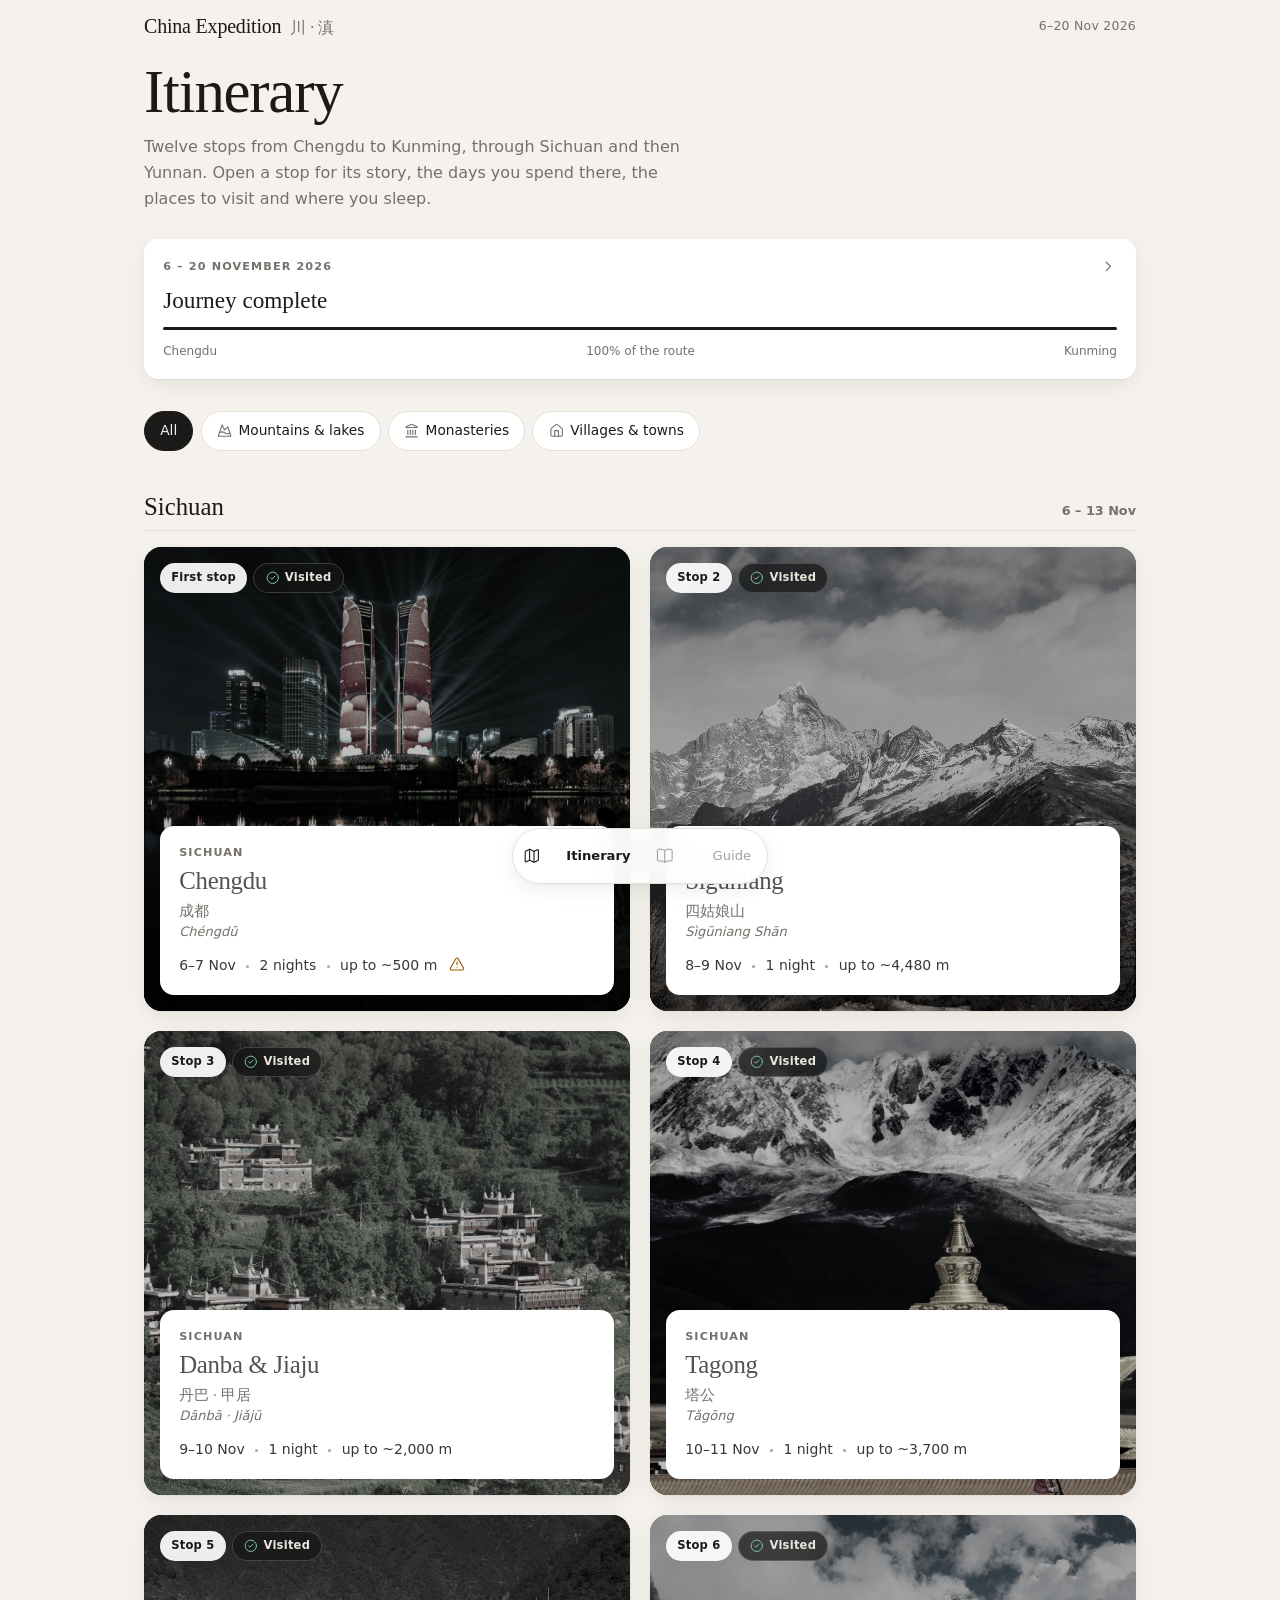
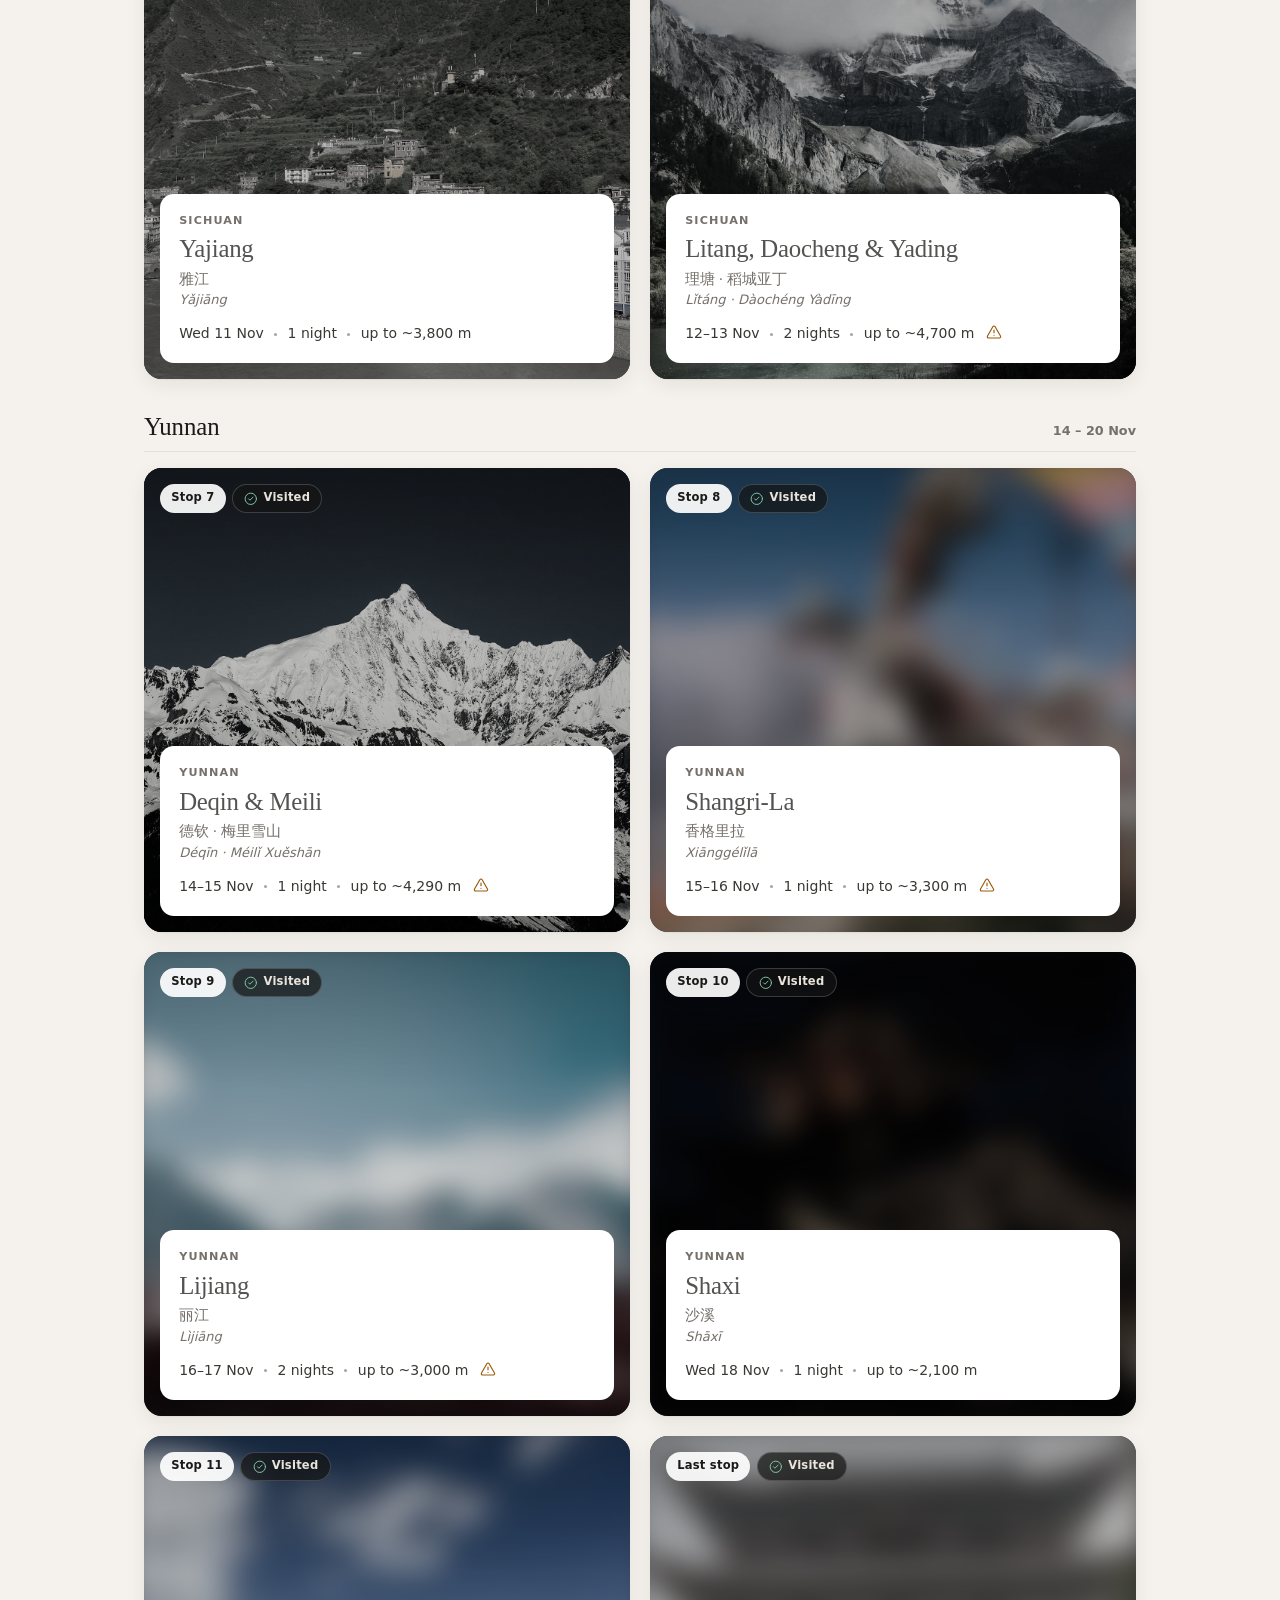
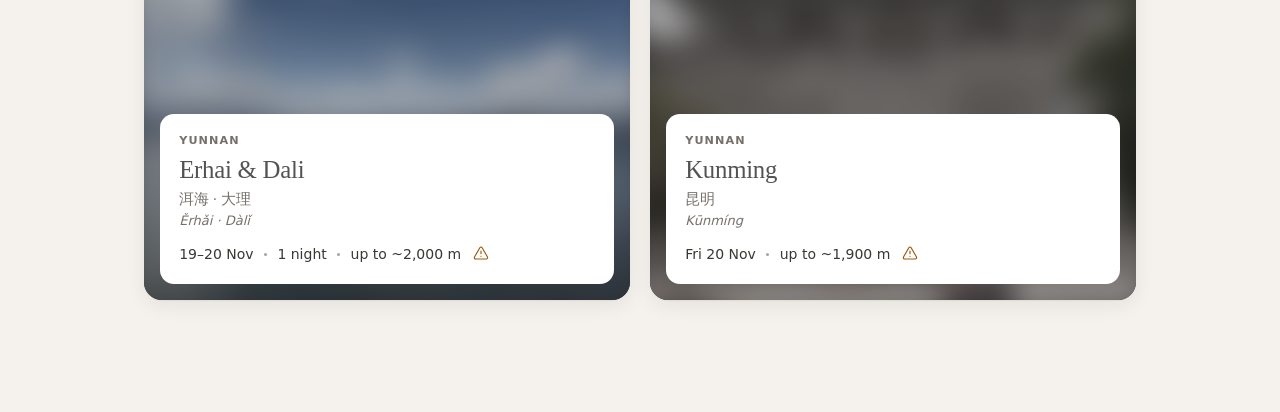
<file: index.html>
<!doctype html>
<html lang="en">
<head>
  <meta charset="utf-8">
  <meta name="viewport" content="width=device-width, initial-scale=1, viewport-fit=cover">
  <meta name="theme-color" content="#f6f3ee" media="(prefers-color-scheme: light)">
  <meta name="theme-color" content="#171614" media="(prefers-color-scheme: dark)">
  <meta name="description" content="Day-by-day companion for the November 2026 Western Sichuan & Yunnan expedition.">
  <title>China Expedition · Nov 6–20, 2026</title>
  <link rel="icon" type="image/png" href="assets/icon-32.png">
  <link rel="stylesheet" href="styles.css">
  <link rel="manifest" href="manifest.webmanifest">
  <link rel="apple-touch-icon" href="assets/icon-180.png">
  <meta name="apple-mobile-web-app-capable" content="yes">
  <meta name="apple-mobile-web-app-title" content="China Expedition">
  <meta name="apple-mobile-web-app-status-bar-style" content="black-translucent">
</head>
<body>
  <header class="topbar">
    <a class="brand" href="#itinerary"><b>China Expedition</b><span lang="zh">川 · 滇</span></a>
    <span class="brand-dates">6–20 Nov 2026</span>
  </header>

  <main>
    <section class="view" id="v-itinerary" aria-label="Itinerary"><div class="content"></div></section>
    <section class="view" id="v-timeline" aria-label="Timeline"><div class="content"></div></section>
    <section class="view" id="v-guide" aria-label="Guide"><div class="content"></div></section>
  </main>

  <!-- Expanded card: place, stay or day -->
  <article class="detail" id="detail" hidden></article>

  <!-- Phone: floating Guide + Filters -->
  <div class="fabs" id="fabs">
    <a class="fab" href="#guide" aria-label="Guide" data-icon="book-open"></a>
    <a class="fab" href="#timeline" aria-label="Timeline" data-icon="calendar-days"></a>
    <button class="fab" id="fabFilter" type="button" aria-label="Filter stops" aria-expanded="false" aria-controls="filterPanel" data-icon="sliders-horizontal"><span class="fab-dot" aria-hidden="true"></span></button>
    <div class="filter-panel" id="filterPanel" role="radiogroup" aria-label="Filter stops"></div>
  </div>

  <nav class="tabbar" aria-label="Sections">
    <a href="#itinerary" data-view="itinerary" data-icon="map"><span>Itinerary</span></a>
    <a href="#guide" data-view="guide" data-icon="book-open"><span>Guide</span></a>
  </nav>

  <div class="toast" id="toast" role="status" aria-live="polite"></div>

  <script src="icons.js"></script>
  <script src="data.js"></script>
  <script src="places.js"></script>
  <script src="destinations.js"></script>
  <script src="photos.js"></script>
  <script src="geo.js"></script>
  <script src="food.js"></script>
  <script src="storyboards.js"></script>
  <script src="light3d.js"></script>
  <script src="pronounce.js"></script>
  <script src="tickets.js"></script>
  <script src="app.js"></script>
  <script>
    // Offline copy (sw.js). Skipped where service workers aren't allowed.
    if ("serviceWorker" in navigator && location.protocol === "https:") {
      addEventListener("load", () => navigator.serviceWorker.register("sw.js").catch(() => {}));
    }
  </script>
</body>
</html>
</file>
<file: styles.css>
/* China Expedition — a quiet, editorial travel companion.
   Serif display, neutral sans, warm paper, photographs (or a typographic
   cover until a photo exists), thin line icons, colour only as a signal. */

:root {
  --bg: #f5f2ed;
  --surface: #ffffff;
  --sunk: #f9f7f3;
  --ink: #1b1a18;
  --ink-2: #3a3833;
  --muted: #75706a;
  --faint: #a59f97;
  --line: #e5e0d8;
  --warn: #9a5c0b;
  --warn-bg: #f8efe0;
  --arrive: #2f7a55; --arrive-bg: #e3f1e8;
  --ok: #3f6b54;
  --cover-s1: #3d4855; --cover-s2: #232a32;
  --cover-y1: #3b4840; --cover-y2: #222a25;

  --serif: "Iowan Old Style", "Palatino Linotype", Palatino, "Book Antiqua", "Source Serif Pro", Georgia, serif;
  --sans: -apple-system, BlinkMacSystemFont, "Segoe UI", system-ui, Roboto, "Helvetica Neue", "PingFang SC", "Noto Sans SC", sans-serif;
  --han: "Songti SC", "STSong", "Noto Serif SC", "Source Han Serif SC", serif;

  --pad: clamp(1.25rem, 5vw, 2rem);
  --r: 14px;
  --shadow: 0 1px 1px rgb(30 25 20 / .04), 0 6px 20px rgb(30 25 20 / .07);
  --ease: cubic-bezier(.2, .7, .2, 1);
  --tab-h: calc(4rem + env(safe-area-inset-bottom));
  color-scheme: light dark;
}
@media (prefers-color-scheme: dark) {
  :root {
    --bg: #161513; --surface: #1f1d1a; --sunk: #1a1917; --ink: #eeeae3; --ink-2: #d2cdc5; --muted: #a39d94; --faint: #78726a; --line: #33302b;
    --warn: #e1ad5c; --warn-bg: #2a2219; --arrive: #8fc7a6; --arrive-bg: #1d2a23; --ok: #8cc3a5;
    --shadow: 0 1px 1px rgb(0 0 0 / .3), 0 8px 24px rgb(0 0 0 / .35);
  }
}

*, *::before, *::after { box-sizing: border-box; }
html { -webkit-text-size-adjust: 100%; }
body { margin: 0; background: var(--bg); color: var(--ink); font: 1rem/1.55 var(--sans); -webkit-font-smoothing: antialiased; padding-bottom: calc(var(--tab-h) + 1rem); }
a { color: inherit; }
button { font: inherit; color: inherit; }
:focus-visible { outline: 2px solid var(--ink); outline-offset: 3px; border-radius: 6px; }
.i { width: 1.05rem; height: 1.05rem; flex: 0 0 auto; }

/* ---------- Top bar ---------- */
.topbar { max-width: 66rem; margin: 0 auto; display: flex; align-items: center; justify-content: space-between; padding: calc(1rem + env(safe-area-inset-top)) var(--pad) 0; }
.brand { display: inline-flex; align-items: baseline; gap: .55rem; text-decoration: none; }
.brand b { font: 400 1.25rem/1 var(--serif); letter-spacing: -.01em; }
.brand span { font: 1rem/1 var(--han); color: var(--muted); }
.brand-dates { font-size: .78rem; color: var(--muted); letter-spacing: .02em; }

/* ---------- Views & type ---------- */
.view { display: none; }
.view.on { display: block; }
.content { max-width: 66rem; margin: 0 auto; padding: .75rem var(--pad) 2rem; }
.display { font: 400 clamp(2.7rem, 11vw, 3.8rem)/1 var(--serif); letter-spacing: -.02em; margin: .9rem 0 .7rem; }
.lede { color: var(--muted); line-height: 1.6; max-width: 34rem; margin: 0 0 1.75rem; }
.section-title { font: 400 1.55rem/1.15 var(--serif); margin: 2.5rem 0 1rem; letter-spacing: -.01em; }
.section-head { display: flex; align-items: baseline; justify-content: space-between; gap: 1rem; }
.group-title { display: flex; align-items: baseline; justify-content: space-between; margin: 2.25rem 0 1rem; padding-bottom: .6rem; border-bottom: 1px solid var(--line); }
.group-title span { font: 400 1.55rem/1 var(--serif); }
.group-title small { font-size: .8rem; color: var(--muted); }
.muted { color: var(--muted); font-size: .85rem; }
.eyebrow { display: block; font-size: .7rem; font-weight: 600; letter-spacing: .1em; text-transform: uppercase; color: var(--muted); margin: 0; }
.fine { display: flex; gap: .45rem; align-items: flex-start; font-size: .78rem; color: var(--muted); margin: .7rem 0 0; }
.fine .i { width: .9rem; height: .9rem; margin-top: .15rem; }
.text-link { display: inline-flex; align-items: center; gap: .35rem; margin-top: 1.25rem; padding: .4rem 0; font-weight: 600; font-size: .9rem; text-decoration: none; background: none; border: 0; border-bottom: 1px solid var(--line); cursor: pointer; }
.empty { display: flex; gap: .6rem; align-items: center; color: var(--muted); border: 1px dashed var(--line); border-radius: var(--r); padding: 1rem 1.1rem; margin: 0; font-size: .92rem; }

/* ---------- Typographic cover (until a photo exists) ---------- */
.cover { position: absolute; inset: 0; display: block; overflow: hidden; background: linear-gradient(165deg, var(--cover-s1), var(--cover-s2)); }
.cover.yunnan { background: linear-gradient(165deg, var(--cover-y1), var(--cover-y2)); }
.cover::after { content: ""; position: absolute; left: 1.4rem; right: 1.4rem; top: 7.4rem; height: 1px; background: rgb(255 255 255 / .14); }
.cover-zh {
  position: absolute; top: 4.3rem; left: 1.4rem;
  font: 400 2.1rem/1 var(--han); letter-spacing: .12em; color: rgb(255 255 255 / .42); white-space: nowrap;
}

/* ---------- Cards ---------- */
.cards { display: grid; gap: 1.1rem; }
.cards.grid { grid-template-columns: repeat(auto-fill, minmax(min(100%, 20rem), 1fr)); gap: 1.25rem; }
.card { position: relative; display: block; text-decoration: none; color: var(--ink); border-radius: calc(var(--r) + 4px); overflow: hidden; min-height: 27rem; isolation: isolate; box-shadow: var(--shadow); transition: transform .35s var(--ease); }
.card:active { transform: scale(.99); }
@media (hover: hover) { .card:hover { transform: translateY(-2px); } }
.card-media { position: absolute; inset: 0; z-index: -1; display: block; background: var(--cover-s2); }
.card-media img { position: absolute; inset: 0; width: 100%; height: 100%; object-fit: cover; }
.badge { position: absolute; top: 1rem; left: 1rem; display: inline-flex; align-items: center; gap: .4rem; padding: .35rem .7rem; border-radius: 999px; background: var(--surface); font-size: .75rem; font-weight: 600; box-shadow: var(--shadow); }
.badge .i { width: .9rem; height: .9rem; color: var(--warn); }
.card-panel { position: absolute; left: 1rem; right: 1rem; bottom: 1rem; display: flex; flex-direction: column; background: var(--surface); border-radius: var(--r); overflow: hidden; }
.card-panel > .eyebrow { padding: 1.1rem 1.2rem 0; }
.card-title { display: block; padding: .4rem 1.2rem 0; font: 400 1.55rem/1.15 var(--serif); letter-spacing: -.01em; text-wrap: balance; }
.card-zh { display: block; padding: .2rem 1.2rem 0; font-family: var(--han); color: var(--muted); font-size: .95rem; }
.meta { display: grid; gap: .4rem; padding: .9rem 1.2rem 1.05rem; font-size: .88rem; color: var(--ink-2); }
.meta > span { display: flex; align-items: center; gap: .6rem; min-width: 0; }
.meta .i { color: var(--muted); }
.card-foot { display: flex; flex-wrap: wrap; align-items: center; gap: .35rem 1rem; padding: .75rem 1.2rem; background: var(--sunk); border-top: 1px solid var(--line); color: var(--muted); font-size: .8rem; }
.card-foot > span { display: inline-flex; align-items: center; gap: .4rem; }
.card-foot .i { width: .95rem; height: .95rem; }
.card-foot .warn { color: var(--warn); font-weight: 600; margin-left: auto; }
.card.small { min-height: 21rem; }
.card.small .card-title { font-size: 1.3rem; }
.card.st-unconfirmed .st { color: var(--warn); }
.card.st-optional .st { font-style: italic; }

/* ---------- Progress ---------- */
.progress-card { display: grid; gap: .75rem; padding: 1.15rem 1.2rem; background: var(--surface); border-radius: var(--r); box-shadow: var(--shadow); text-decoration: none; }
.pc-top { display: flex; justify-content: space-between; align-items: center; color: var(--muted); }
.pc-where { font: 400 1.45rem/1.2 var(--serif); }
.bar { display: block; height: 3px; border-radius: 3px; background: var(--line); overflow: hidden; }
.bar i { display: block; height: 100%; background: var(--ink); }
.pc-foot { display: flex; justify-content: space-between; font-size: .75rem; color: var(--muted); }
.crew-line { display: flex; gap: .6rem; align-items: flex-start; font-size: .88rem; color: var(--muted); margin: 1.1rem 0 0; }
.crew-line b { color: var(--ink); font-weight: 600; margin-right: .3rem; }
.crew-line .i { margin-top: .15rem; }

/* ---------- Chips ---------- */
.chips { display: flex; gap: .45rem; overflow-x: auto; scrollbar-width: none; margin: 1.5rem calc(var(--pad) * -1) 0; padding: .5rem var(--pad); position: sticky; top: 0; z-index: 5; background: var(--bg); }
.chips::-webkit-scrollbar { display: none; }
.chips button { flex: 0 0 auto; display: inline-flex; align-items: center; gap: .4rem; min-height: 2.5rem; padding: 0 .95rem; border: 1px solid var(--line); background: var(--surface); border-radius: 999px; cursor: pointer; font-size: .86rem; }
.chips button .i { width: .95rem; height: .95rem; color: var(--muted); }
.chips button span { color: var(--faint); font-size: .75rem; }
.chips button[aria-checked="true"] { background: var(--ink); color: var(--bg); border-color: var(--ink); }
.chips button[aria-checked="true"] .i, .chips button[aria-checked="true"] span { color: color-mix(in srgb, var(--bg) 70%, transparent); }
#v-places .chips { margin-bottom: 1.5rem; }

/* ---------- Guide ---------- */
.arc, .plist { list-style: none; margin: 0; padding: 0; display: grid; gap: 1.1rem; }
.arc li, .plist li { display: grid; grid-template-columns: 2rem 1fr; gap: .7rem; font-size: .92rem; color: var(--muted); }
.arc b, .plist b { display: block; color: var(--ink); font-weight: 600; font-size: .98rem; margin-bottom: .1rem; }
.arc-n { font: 400 1.6rem/1 var(--serif); color: var(--faint); }
.plist .i { width: 1.25rem; height: 1.25rem; margin-top: .1rem; color: var(--ink-2); }
.accordion details { border-bottom: 1px solid var(--line); }
.accordion summary { display: flex; justify-content: space-between; align-items: center; cursor: pointer; padding: 1rem 0; font-weight: 600; list-style: none; }
.accordion summary::-webkit-details-marker { display: none; }
.accordion summary .i { transition: transform .25s var(--ease); color: var(--muted); }
.accordion details[open] summary .i { transform: rotate(180deg); }
.accordion ul { margin: 0 0 1rem; padding-left: 1.1rem; display: grid; gap: .4rem; color: var(--muted); font-size: .92rem; }
.gear-group { margin: 1.25rem 0 .25rem; }
.checks { list-style: none; margin: 0; padding: 0; }
.checks label { display: flex; align-items: center; gap: .8rem; min-height: 3rem; border-bottom: 1px solid var(--line); cursor: pointer; }
.checks input { width: 1.15rem; height: 1.15rem; accent-color: var(--ink); }
.checks input:checked + span { color: var(--faint); text-decoration: line-through; }
.foot { margin-top: 2.5rem; padding-top: 1.25rem; border-top: 1px solid var(--line); display: grid; gap: .75rem; font-size: .8rem; color: var(--muted); }
.foot p { display: flex; gap: .6rem; margin: 0; }

/* ---------- Detail ---------- */
body.has-detail { overflow: hidden; }
.detail { position: fixed; inset: 0; z-index: 30; overflow-y: auto; overscroll-behavior: contain; background: var(--bg); padding-bottom: calc(3rem + env(safe-area-inset-bottom)); scroll-padding-top: 3.5rem; }
.detail[hidden] { display: none; }
.d-hero { position: relative; height: min(48vh, 30rem); overflow: hidden; background: var(--cover-s2); view-transition-name: hero; }
.d-hero img { position: absolute; inset: 0; width: 100%; height: 100%; object-fit: cover; }
.d-hero::after { content: ""; position: absolute; inset: 0; background: linear-gradient(180deg, rgb(0 0 0 / .25), transparent 25%, transparent 70%, rgb(0 0 0 / .25)); pointer-events: none; }
.d-hero .cover-zh { font-size: clamp(2.6rem, 11vw, 3.6rem); top: auto; bottom: 2.6rem; left: var(--pad); }
.d-hero .cover::after { display: none; }
.d-back { position: absolute; z-index: 2; top: calc(.9rem + env(safe-area-inset-top)); left: .9rem; display: grid; place-items: center; width: 2.5rem; height: 2.5rem; border-radius: 50%; background: color-mix(in srgb, var(--surface) 92%, transparent); box-shadow: var(--shadow); -webkit-backdrop-filter: blur(10px); backdrop-filter: blur(10px); }
.d-back.static { position: static; flex: 0 0 auto; }
.d-back .i { width: 1.25rem; height: 1.25rem; }
.d-credit { position: absolute; z-index: 2; right: .75rem; bottom: 1.85rem; max-width: 70%; text-align: right; font-size: .6875rem; line-height: 1.3; color: rgb(255 255 255 / .85); text-decoration: none; }
.d-sheet { position: relative; max-width: 42rem; margin: -1.25rem auto 0; padding: 2rem var(--pad) 0; background: var(--bg); border-radius: 1.25rem 1.25rem 0 0; }

/* Detail typography — six roles, nothing else:
   title (serif 2.5) · h2 section (serif 1.5) · h3 item (sans 1.0625/600)
   body (sans 1/1.6) · meta (sans .875 muted) · label (sans .6875 caps) */
.detail .label { margin: 0; font: 600 .6875rem/1.3 var(--sans); letter-spacing: .1em; text-transform: uppercase; color: var(--muted); }
.d-title { margin: .5rem 0 0; font: 400 clamp(2.25rem, 9vw, 2.75rem)/1.05 var(--serif); letter-spacing: -.02em; text-wrap: balance; }
.d-zh { margin: .375rem 0 0; font: 1.0625rem/1.4 var(--han); color: var(--muted); }
.detail h2 { margin: 0 0 1rem; font: 400 1.5rem/1.2 var(--serif); letter-spacing: -.01em; }
.detail h3 { margin: 0; font: 600 1.0625rem/1.35 var(--sans); letter-spacing: -.005em; }
.detail h4 { margin: 1.5rem 0 .5rem; font: 600 .9375rem/1.35 var(--sans); }
.detail p { margin: .75rem 0 0; font-size: 1rem; line-height: 1.6; }
.detail p.lead { margin-top: 0; font-size: 1.0625rem; color: var(--ink); }
.detail .meta { padding: 0; display: flex; gap: .5rem; align-items: baseline; font-size: .875rem; line-height: 1.5; color: var(--muted); }
.detail .meta b { color: var(--ink-2); font-weight: 600; margin-right: .15rem; }
.detail .meta .i { width: 1rem; height: 1rem; flex: 0 0 auto; align-self: center; }
.detail .meta.note { align-items: flex-start; }
.detail .meta.note .i { align-self: flex-start; margin-top: .2rem; }
.bullets { margin: .75rem 0 0; padding-left: 1.1rem; display: grid; gap: .5rem; font-size: 1rem; line-height: 1.55; }
.bullets li::marker { color: var(--faint); }

/* Head + facts */
.d-head { padding-bottom: 1.5rem; }
.facts { display: grid; grid-template-columns: repeat(4, 1fr); margin: 1.5rem 0 0; padding: 1rem 0 0; border-top: 1px solid var(--line); gap: .5rem; }
.facts dt { font: 600 .6875rem/1.3 var(--sans); letter-spacing: .1em; text-transform: uppercase; color: var(--muted); }
.facts dd { margin: .25rem 0 0; font: 500 1rem/1.3 var(--sans); }
.jump { position: sticky; top: 0; z-index: 4; display: flex; gap: 1.5rem; overflow-x: auto; scrollbar-width: none; margin: 0 calc(var(--pad) * -1); padding: .875rem var(--pad); background: color-mix(in srgb, var(--bg) 94%, transparent); -webkit-backdrop-filter: blur(10px); backdrop-filter: blur(10px); border-top: 1px solid var(--line); border-bottom: 1px solid var(--line); }
.jump::-webkit-scrollbar { display: none; }
.jump a { font-size: .875rem; font-weight: 500; text-decoration: none; color: var(--muted); white-space: nowrap; }

/* Sections: one rhythm */
.dsec { padding: 2.5rem 0 0; }
.dsec + .dsec { margin-top: 2.5rem; border-top: 1px solid var(--line); }
.dsec > .meta:first-of-type { margin: -.5rem 0 1rem; }

/* Links: clearly tappable, never louder than content */
.tlink { display: inline-flex; align-items: center; gap: .3rem; padding: 0; border: 0; background: none; cursor: pointer; font: 500 .9375rem/1.4 var(--sans); color: var(--ink); text-decoration: underline; text-decoration-color: var(--line); text-decoration-thickness: 1px; text-underline-offset: .25em; }
.tlink:hover { text-decoration-color: var(--ink); }
.tlink .i { width: .9rem; height: .9rem; color: var(--muted); }
.tlink.inline { font-size: inherit; }
.links { display: flex; flex-wrap: wrap; gap: .5rem 1.25rem; }
.btn { display: inline-flex; align-items: center; justify-content: center; gap: .5rem; min-height: 2.75rem; padding: 0 1.1rem; border-radius: 999px; border: 1px solid var(--line); background: var(--surface); text-decoration: none; cursor: pointer; font: 600 .875rem var(--sans); color: var(--ink); }
.btn .i { width: 1rem; height: 1rem; }
.btn.primary { background: var(--ink); border-color: var(--ink); color: var(--bg); }

/* Stepper */
.stepper { list-style: none; margin: .75rem 0 0; padding: 0; display: flex; flex-wrap: wrap; gap: .375rem 0; font-size: .875rem; color: var(--ink-2); }
.stepper li { display: inline-flex; align-items: center; }
.stepper li span { position: relative; padding-left: .85rem; }
.stepper li span::before { content: ""; position: absolute; left: 0; top: 50%; width: 6px; height: 6px; margin-top: -3px; border-radius: 50%; border: 1.5px solid var(--faint); background: var(--bg); }
.stepper li + li::before { content: ""; width: 1rem; height: 1px; background: var(--line); margin: 0 .45rem 0 .35rem; }
.stepper li.done span::before { background: var(--ink); border-color: var(--ink); }
.stepper li.uncertain span { font-style: italic; color: var(--warn); }

/* Days: one card per day (Option A) */
.day { background: var(--surface); border-radius: 1.1rem; overflow: hidden; box-shadow: var(--shadow); }
.day + .day { margin-top: .9rem; }
.day-top { display: grid; grid-template-columns: auto minmax(0, 1fr); gap: .9rem; align-items: center; padding: 1rem 1rem .9rem; border-bottom: 1px solid var(--line); }
.day-date { display: grid; justify-items: center; width: 3.5rem; padding: .5rem 0 .45rem; border-radius: .75rem; background: var(--sunk); line-height: 1; }
.day-date b { font: 400 1.6rem/1 var(--serif); }
.day-date small { margin-top: .25rem; font: 600 .625rem/1 var(--sans); letter-spacing: .12em; text-transform: uppercase; color: var(--muted); }
.day-meta { display: flex; flex-wrap: wrap; align-items: center; gap: .5rem; font: 600 .6875rem/1.3 var(--sans); letter-spacing: .1em; text-transform: uppercase; color: var(--muted); }
.day h3 { margin-top: .35rem; text-wrap: balance; }
.day-body { display: grid; gap: .9rem; padding: .9rem 1rem 1rem; }
.day-body > p, .day-body > .notice { margin: 0 !important; }
.chip { display: inline-flex; align-items: center; gap: .3rem; padding: .2rem .55rem; border-radius: 999px; font: 600 .6875rem/1.3 var(--sans); letter-spacing: .06em; text-transform: uppercase; }
.chip .i { width: .8rem; height: .8rem; }
.chip.arrive { background: var(--arrive-bg); color: var(--arrive); }
.chip.leave { background: var(--warn-bg); color: var(--warn); }
.chip.today { background: var(--cinnabar, #c8352a); color: #fff; }
.route-v { list-style: none; margin: 0; padding: 0; display: grid; }
.route-v li { position: relative; padding: 0 0 .6rem 1.4rem; font-size: .9375rem; color: var(--ink-2); }
.route-v li:last-child { padding-bottom: 0; }
.route-v li::before { content: ""; position: absolute; left: .2rem; top: .45rem; width: .5rem; height: .5rem; border-radius: 50%; border: 1.5px solid var(--muted); background: var(--surface); }
.route-v li::after { content: ""; position: absolute; left: .45rem; top: 1.05rem; bottom: 0; width: 1px; background: var(--line); }
.route-v li:last-child::after { display: none; }
.route-v li.end { color: var(--ink); font-weight: 600; }
.route-v li.end::before, .route-v li.done::before { background: var(--ink); border-color: var(--ink); }
.route-v li.uncertain { color: var(--warn); font-style: italic; }
.detail .day-summary { font-size: 1rem; color: var(--ink); }
.day-focus { padding: .7rem .85rem; border-radius: .75rem; background: var(--sunk); }
.day-focus .label { display: block; margin-bottom: .2rem !important; }
.detail .day-focus p { margin: 0; font-size: .9375rem; color: var(--ink-2); }
.day-note { display: flex; gap: .6rem; align-items: flex-start; padding: .7rem .85rem; border-radius: .75rem; background: var(--warn-bg); }
.day-note .i { width: 1rem; height: 1rem; color: var(--warn); margin-top: .2rem; flex: 0 0 auto; }
.detail .day-note p { margin: 0; font-size: .9375rem; color: var(--ink); }
.day.is-today { box-shadow: 0 0 0 2px var(--cinnabar, #c8352a), var(--shadow); }
.day.is-past .day-top, .day.is-past .day-body { opacity: .6; }
.day .opts { margin: 0; }
.live { display: flex; gap: .4rem; align-items: center; font-weight: 600; font-size: .9375rem !important; }
.live .i { width: 1rem; height: 1rem; color: var(--warn); }
.opts { display: grid; gap: .75rem; margin: 1rem 0 0; }
.opts dt { font: 600 .6875rem/1.3 var(--sans); letter-spacing: .1em; text-transform: uppercase; color: var(--muted); }
.opts dd { margin: .2rem 0 0; font-size: 1rem; line-height: 1.55; }
.notice { display: flex; gap: .625rem; align-items: flex-start; margin-top: 1rem; padding: .875rem 1rem; background: var(--warn-bg); border-radius: var(--r); }
.notice p { margin: 0 !important; font-size: .9375rem !important; }
.notice .i { width: 1.05rem; height: 1.05rem; color: var(--warn); margin-top: .2rem; flex: 0 0 auto; }

/* Places: rows that read as tappable */
.places { list-style: none; margin: 0; padding: 0; border-top: 1px solid var(--line); }
.place { border-bottom: 1px solid var(--line); }
.place summary { display: grid; grid-template-columns: 4rem minmax(0, 1fr) 1.25rem; gap: 1rem; align-items: center; padding: 1rem 0; cursor: pointer; list-style: none; }
.place summary::-webkit-details-marker { display: none; }
.place summary:hover .pl-name { text-decoration: underline; text-decoration-color: var(--line); text-underline-offset: .25em; }
.pl-thumb { position: relative; width: 4rem; height: 4rem; border-radius: 10px; overflow: hidden; background: var(--cover-s2); }
.pl-thumb img { position: absolute; inset: 0; width: 100%; height: 100%; object-fit: cover; }
.pl-thumb .cover-zh { font-size: .95rem; top: auto; bottom: .4rem; left: .45rem; letter-spacing: 0; color: rgb(255 255 255 / .6); }
.pl-thumb .cover::after { display: none; }
.pl-text { display: grid; gap: .2rem; min-width: 0; }
.pl-name { font: 600 1.0625rem/1.3 var(--sans); }
.pl-sub { font-size: .8125rem; color: var(--muted); }
.pl-dist { display: flex; flex-wrap: wrap; align-items: center; gap: .3rem .75rem; font-size: .8125rem; font-weight: 500; color: var(--ink-2); }
.pl-dist:empty { display: none; }
.pl-dist .i { width: .9rem; height: .9rem; color: var(--muted); margin-right: -.1rem; }
.pl-dist.route { color: var(--muted); font-weight: 400; }
.pl-dist em { font-style: normal; font-weight: 500; color: var(--warn); }
.place.st-optional .pl-dist em { color: var(--muted); font-style: italic; font-weight: 400; }
.pl-chev { width: 1.1rem; height: 1.1rem; color: var(--faint); transition: transform .25s var(--ease); }
.place details[open] .pl-chev { transform: rotate(180deg); }
.pl-body { padding: 0 0 1.5rem; }
.pl-body > p:first-of-type { margin-top: 0; }
.pl-body .links { margin-top: 1rem; }
.pl-photo { margin: 0 0 1rem; }
.pl-photo img { display: block; width: 100%; aspect-ratio: 3 / 2; object-fit: cover; border-radius: var(--r); }
.pl-photo figcaption { margin-top: .4rem; }
.pl-photo figcaption .tlink { font-size: .6875rem; color: var(--muted); }

/* Stay */
.stay { padding: 1.5rem; background: var(--surface); border-radius: var(--r); box-shadow: var(--shadow); }
.stay h3 { margin-top: .375rem; font-size: 1.1875rem; }
.stay > .meta { margin-top: .25rem; }
.kv { margin: 1.25rem 0 0; display: grid; gap: .75rem; }
.kv > div { display: grid; grid-template-columns: 1.1rem 5.5rem minmax(0, 1fr); gap: .625rem; align-items: baseline; font-size: .9375rem; line-height: 1.5; }
.kv .i { width: 1rem; height: 1rem; color: var(--muted); align-self: center; }
.kv dt { color: var(--muted); font-size: .875rem; }
.kv dd { margin: 0; }
.kv dd .tlink { margin-left: .4rem; font-size: .875rem; }
@media (max-width: 26rem) { .kv > div { grid-template-columns: 1.1rem minmax(0, 1fr); } .kv dt { grid-column: 2; } .kv dd { grid-column: 2; margin-top: -.5rem; } }
.stay .note { margin-top: 1rem; }
.stay-actions { display: flex; flex-wrap: wrap; align-items: center; gap: .75rem 1.25rem; margin-top: 1.25rem; padding-top: 1.25rem; border-top: 1px solid var(--line); }

/* Food */
.eats { list-style: none; margin: .75rem 0 0; padding: 0; display: grid; gap: 1px; background: var(--line); border-radius: var(--r); overflow: hidden; }
.eats li { padding: 1rem 1.125rem; background: var(--surface); }
.eats h3 { font-size: 1rem; }
.eats .zh { font: 400 .9375rem var(--han); color: var(--muted); margin-left: .25rem; }
.eats p { margin-top: .375rem; font-size: .9375rem; color: var(--ink-2); }
.eats .links { margin-top: .625rem; }
.eats .tlink { font-size: .875rem; }

.foot-note { margin-top: 2.5rem !important; padding-top: 1.5rem; border-top: 1px solid var(--line); }
.d-pager { display: grid; grid-template-columns: 1fr 1fr; gap: .75rem; margin-top: 1.5rem; }
.d-pager a { display: flex; align-items: center; gap: .5rem; padding: 1rem; background: var(--surface); border-radius: var(--r); text-decoration: none; font: 600 1rem/1.3 var(--sans); }
.d-pager .label { display: block; margin-bottom: .25rem; }
.d-pager .i { width: 1.1rem; height: 1.1rem; color: var(--muted); flex: 0 0 auto; }
.d-pager .nx { justify-content: flex-end; text-align: right; grid-column: 2; }

/* Voucher viewer */
.detail.voucher { background: #111; color: #eee; }
.v-bar { position: sticky; top: 0; z-index: 2; display: flex; align-items: center; gap: .8rem; padding: calc(.75rem + env(safe-area-inset-top)) var(--pad) .75rem; background: rgb(17 17 17 / .92); -webkit-backdrop-filter: blur(10px); backdrop-filter: blur(10px); }
.v-bar small { display: block; font-size: .7rem; letter-spacing: .1em; text-transform: uppercase; color: #9a9a9a; }
.v-bar b { font: 400 1.1rem/1.2 var(--serif); }
.v-bar .d-back { background: #2a2a2a; color: #eee; box-shadow: none; }
.v-note { display: flex; gap: .6rem; max-width: 46rem; margin: .5rem auto 0; padding: 0 var(--pad); font-size: .82rem; color: #b5b5b5; }
.v-pages { display: grid; gap: 1rem; max-width: 46rem; margin: 1rem auto 0; padding: 0 var(--pad); }
.v-pages img { width: 100%; height: auto; border-radius: 8px; background: #fff; }
.detail.voucher .empty { color: #aaa; border-color: #333; }

/* Expand / collapse */
.card-media.vt { view-transition-name: hero; }
::view-transition-group(hero) { animation-duration: .45s; animation-timing-function: var(--ease); }

/* ---------- Tab bar ---------- */
.tabbar { position: fixed; left: 0; right: 0; bottom: 0; z-index: 20; height: var(--tab-h); display: grid; grid-template-columns: repeat(2, 1fr); padding-bottom: env(safe-area-inset-bottom); background: color-mix(in srgb, var(--surface) 94%, transparent); border-top: 1px solid var(--line); -webkit-backdrop-filter: blur(16px); backdrop-filter: blur(16px); }
.tabbar a { display: grid; place-items: center; align-content: center; gap: .3rem; text-decoration: none; color: var(--faint); font-size: .7rem; }
.tabbar .i { width: 1.4rem; height: 1.4rem; stroke-width: 1.5; }
.tabbar a[aria-current] { color: var(--ink); font-weight: 600; }
.has-detail .tabbar { display: none; }
@media (min-width: 52rem) {
  .tabbar { left: 50%; right: auto; bottom: 1rem; transform: translateX(-50%); width: 16rem; height: 3.5rem; padding: 0; border: 1px solid var(--line); border-radius: 999px; box-shadow: var(--shadow); }
  .tabbar a { grid-auto-flow: column; gap: .45rem; font-size: .82rem; }
  .tabbar .i { width: 1.1rem; height: 1.1rem; }
  .card { min-height: 29rem; }
}

.toast { position: fixed; left: 50%; bottom: calc(var(--tab-h) + 1rem); z-index: 60; transform: translate(-50%, 1rem); opacity: 0; background: var(--ink); color: var(--bg); padding: .6rem 1.05rem; border-radius: 999px; font-size: .86rem; font-weight: 600; pointer-events: none; transition: transform .3s var(--ease), opacity .3s var(--ease); }
.has-detail .toast { bottom: calc(1.5rem + env(safe-area-inset-bottom)); }
.toast.show { transform: translate(-50%, 0); opacity: 1; }

@media (prefers-reduced-motion: reduce) { *, *::before, *::after { transition: none !important; animation: none !important; } }

/* ---------- Stop pills ---------- */
.pills { position: absolute; top: 1rem; left: 1rem; display: flex; gap: .4rem; }
.pill { display: inline-flex; align-items: center; gap: .35rem; padding: .3rem .7rem; border-radius: 999px; font-size: .72rem; font-weight: 600; letter-spacing: .02em;
  background: rgb(255 255 255 / .92); color: #1b1a18; -webkit-backdrop-filter: blur(8px); backdrop-filter: blur(8px); }
.pill.now { background: #1b1a18; color: #fff; }
.pill .i { width: .85rem; height: .85rem; }

/* ---------- Timeline ---------- */
.tl { list-style: none; margin: 2rem 0 0; padding: 0; position: relative; }
.tl-stop { position: relative; display: grid; grid-template-columns: 1.5rem minmax(0, 1fr); gap: .9rem; padding-bottom: 1.6rem; }
.tl-stop::before { content: ""; position: absolute; left: calc(.75rem - 1px); top: 1.6rem; bottom: -.1rem; width: 2px; background: var(--line); }
.tl-stop:last-child::before { display: none; }
.tl-stop.done::before { background: var(--ink); }
.tl-node { position: relative; z-index: 1; width: 1.5rem; height: 1.5rem; margin-top: 1.1rem; border-radius: 50%; border: 2px solid var(--line); background: var(--bg); display: grid; place-items: center; }
.tl-stop.done .tl-node { border: 0; background: var(--ink); color: var(--bg); }
.tl-stop.done .tl-node .i { width: 1.5rem; height: 1.5rem; color: var(--bg); stroke-width: 2; }
.tl-stop.now .tl-node { border-color: var(--warn); box-shadow: 0 0 0 5px color-mix(in srgb, var(--warn) 18%, transparent); }
.tl-stop.now .tl-node::after { content: ""; width: .55rem; height: .55rem; border-radius: 50%; background: var(--warn); }
.tl-head { display: grid; grid-template-columns: 4.2rem minmax(0, 1fr) auto; gap: .9rem; align-items: center; text-decoration: none; padding: .5rem; margin: 0 -.5rem; border-radius: var(--r); }
.tl-stop.now .tl-head { background: var(--surface); box-shadow: var(--shadow); }
.tl-head > .i { color: var(--faint); }
.tl-thumb { position: relative; width: 4.2rem; height: 4.2rem; border-radius: 10px; overflow: hidden; background: var(--cover-s2); }
.tl-thumb img { position: absolute; inset: 0; width: 100%; height: 100%; object-fit: cover; }
.tl-thumb .cover-zh { font-size: 1rem; top: auto; bottom: .45rem; left: .45rem; letter-spacing: 0; color: rgb(255 255 255 / .6); }
.tl-thumb .cover::after { display: none; }
.tl-name { display: block; font: 400 1.35rem/1.15 var(--serif); margin-top: .15rem; }
.tl-head em { font-style: normal; color: var(--warn); }
.tl-stop.done .tl-head { opacity: .55; }
.tl-days { list-style: none; margin: .5rem 0 0; padding: 0 0 0 .1rem; display: grid; gap: .1rem; }
.tl-days a { display: grid; grid-template-columns: 3.6rem minmax(0, 1fr) auto; gap: .5rem; align-items: baseline; padding: .3rem 0; text-decoration: none; font-size: .86rem; color: var(--ink-2); }
.tl-days b { font-weight: 600; font-size: .78rem; color: var(--muted); }
.tl-days li.past a { color: var(--faint); text-decoration: line-through; text-decoration-color: var(--line); }
.tl-days li.today a { color: var(--ink); font-weight: 600; }
.tl-days li.today b { color: var(--warn); }
.tl-days .warn-i { width: .85rem; height: .85rem; color: var(--warn); }
.tl-live { display: flex; gap: .4rem; align-items: center; margin: .1rem 0 .3rem 4.1rem; font-size: .82rem; color: var(--warn); font-weight: 600; }
.tl-live .i { width: .9rem; height: .9rem; }

/* Photos */
.card-media img { transition: transform .8s var(--ease); }
@media (hover: hover) { .card:hover .card-media img { transform: scale(1.03); } }
.card-media::after { content: ""; position: absolute; inset: 0; background: linear-gradient(180deg, rgb(0 0 0 / .18), transparent 30%); pointer-events: none; }
.credits { margin-top: 1.5rem; border-top: 1px solid var(--line); }
.credits summary { display: flex; justify-content: space-between; align-items: center; padding: 1rem 0; cursor: pointer; font-size: .85rem; font-weight: 600; list-style: none; }
.credits summary::-webkit-details-marker { display: none; }
.credits ul { list-style: none; margin: 0; padding: 0 0 1rem; display: grid; gap: .7rem; font-size: .78rem; color: var(--muted); }
.credits b { color: var(--ink); font-weight: 600; }
.credits a { color: var(--ink-2); word-break: break-word; }
.kv dd > a.tlink:first-child { margin-left: 0; }

.detail .v-label { margin: .75rem 0 -.25rem; font: 600 .6875rem/1.3 var(--sans); letter-spacing: .1em; text-transform: uppercase; color: #b5b5b5; }

/* =====================================================================
   HOME — desktop keeps the grid; phones get a full-screen story feed
   ===================================================================== */
.home-hero { display: none; }
@media (max-width: 51.99rem) {
  .topbar { display: none; }
  :root[data-view="itinerary"] { scroll-snap-type: y mandatory; scroll-padding-top: 3.1rem; }
  .desk-intro, #v-itinerary .group-title { display: none; }
  #v-itinerary .content { padding-top: 0; }

  .home-hero {
    position: relative; display: flex; flex-direction: column; justify-content: space-between;
    height: calc(100svh - var(--tab-h)); margin: 0 calc(var(--pad) * -1);
    padding: calc(2.5rem + env(safe-area-inset-top)) var(--pad) 1.25rem;
    color: #fff; overflow: hidden; isolation: isolate; scroll-snap-align: start; scroll-margin-top: 0;
  }
  .hero-media { position: absolute; inset: 0; z-index: -1; background: var(--cover-s2); }
  .hero-media img { position: absolute; inset: 0; width: 100%; height: 100%; object-fit: cover; }
  .hero-media .cover-zh { display: none; }
  .hero-media::after { content: ""; position: absolute; inset: 0;
    background: linear-gradient(180deg, rgb(10 10 10 / .55) 0%, rgb(10 10 10 / .15) 38%, rgb(10 10 10 / .1) 55%, rgb(10 10 10 / .55) 100%); }
  .hero-kicker { margin: 0; display: flex; gap: .75rem; font: 600 .6875rem/1.3 var(--sans); letter-spacing: .12em; text-transform: uppercase; color: rgb(255 255 255 / .85); }
  .hero-kicker span { font: 400 .875rem/1 var(--han); letter-spacing: .1em; }
  .hero-title { margin: .75rem 0 0; font: 400 clamp(3.4rem, 17vw, 5rem)/.95 var(--serif); letter-spacing: -.03em; text-shadow: 0 2px 24px rgb(0 0 0 / .25); }
  .hero-sub { margin: 1rem 0 0; max-width: 18rem; font-size: 1rem; line-height: 1.5; color: rgb(255 255 255 / .9); }
  .hero-bottom { display: grid; gap: .75rem; }
  .hero-bottom .progress-card { color: var(--ink); }
  .hero-bottom .fine { margin: 0; color: rgb(255 255 255 / .85); }
  .hero-bottom .fine .i { color: rgb(255 255 255 / .85); }
  .scroll-cue { display: flex; align-items: center; justify-content: center; gap: .35rem; font-size: .75rem; letter-spacing: .04em; color: rgb(255 255 255 / .8); }
  .scroll-cue .i { width: .9rem; height: .9rem; }
  @media (prefers-reduced-motion: no-preference) { .scroll-cue .i { animation: cue 1.8s var(--ease) infinite; } }

  /* Filters: a slim sticky bar once you scroll past the hero */
  #v-itinerary .chips { margin: 0 calc(var(--pad) * -1); padding: .5rem var(--pad); gap: .375rem; height: 3.1rem;
    background: color-mix(in srgb, var(--bg) 90%, transparent); -webkit-backdrop-filter: blur(14px); backdrop-filter: blur(14px); border-bottom: 1px solid var(--line); }
  #v-itinerary .chips button { min-height: 2.1rem; padding: 0 .8rem; font-size: .8125rem; }
  #v-itinerary .chips button .i { width: .85rem; height: .85rem; }

  /* Each stop is a whole page */
  #v-itinerary .cards.grid { display: block; margin: 0 calc(var(--pad) * -1); }
  #v-itinerary .card {
    height: calc(100svh - var(--tab-h) - 3.1rem); min-height: 0; border-radius: 0; box-shadow: none;
    scroll-snap-align: start; scroll-snap-stop: always; transform: none;
  }
  #v-itinerary .card:active { transform: none; }
  #v-itinerary .card-media::after { background: linear-gradient(180deg, rgb(0 0 0 / .28), transparent 22%, transparent 55%, rgb(0 0 0 / .35)); }
  #v-itinerary .pills { top: 1.25rem; left: 1.25rem; }
  #v-itinerary .card-panel { left: 1rem; right: 1rem; bottom: 1rem; }
  #v-itinerary .card-title { font-size: 2rem; }
  #v-itinerary .empty { margin: 2rem var(--pad); }
}
@keyframes cue { 50% { transform: translateY(3px); } }
@media (min-width: 52rem) { .desk-intro { display: block; } }

/* Phone story pages: text straight on the photo (visual reference: full-bleed, white type, dark fade) */
.card-desc { display: none; }
@media (max-width: 51.99rem) {
  :root[data-view="itinerary"] body { background: #0d0d0c; }
  #v-itinerary .card { background: #0d0d0c; color: #fff; }
  #v-itinerary .card-media::after { background: linear-gradient(180deg, rgb(0 0 0 / .35) 0%, transparent 18%, transparent 38%, rgb(0 0 0 / .55) 62%, rgb(0 0 0 / .88) 100%); }
  #v-itinerary .card-panel { left: 0; right: 0; bottom: 0; padding: 0 1.5rem 1.75rem; background: none; border-radius: 0; overflow: visible; }
  #v-itinerary .card-panel > .eyebrow { padding: 0; color: rgb(255 255 255 / .75); }
  #v-itinerary .card-title { padding: .5rem 0 0; font: 700 2.25rem/1.05 var(--sans); letter-spacing: -.025em; color: #fff; }
  #v-itinerary .card-zh { padding: .3rem 0 0; color: rgb(255 255 255 / .7); font-size: 1rem; }
  #v-itinerary .card-desc { display: -webkit-box; -webkit-line-clamp: 2; -webkit-box-orient: vertical; overflow: hidden;
    margin-top: .75rem; font-size: .9375rem; line-height: 1.45; color: rgb(255 255 255 / .88); }
  #v-itinerary .meta { padding: .9rem 0 0; gap: .4rem; color: rgb(255 255 255 / .9); font-size: .875rem; }
  #v-itinerary .meta .i { color: rgb(255 255 255 / .7); }
  #v-itinerary .card-foot { padding: 1rem 0 0; margin-top: 1rem; background: none; border-top: 1px solid rgb(255 255 255 / .18); color: rgb(255 255 255 / .75); }
  #v-itinerary .card-foot .warn { color: #f0c27a; }
  #v-itinerary .pill { background: rgb(255 255 255 / .16); color: #fff; border: 1px solid rgb(255 255 255 / .25); }
  #v-itinerary .pill.now { background: #fff; color: #111; border-color: #fff; }

  /* Dark chrome while browsing stops */
  :root[data-view="itinerary"] #v-itinerary .chips { background: rgb(13 13 12 / .82); border-bottom-color: rgb(255 255 255 / .08); }
  :root[data-view="itinerary"] #v-itinerary .chips button { background: rgb(255 255 255 / .08); border-color: rgb(255 255 255 / .14); color: rgb(255 255 255 / .85); }
  :root[data-view="itinerary"] #v-itinerary .chips button .i { color: rgb(255 255 255 / .6); }
  :root[data-view="itinerary"] #v-itinerary .chips button[aria-checked="true"] { background: #fff; color: #111; border-color: #fff; }
  :root[data-view="itinerary"] #v-itinerary .chips button[aria-checked="true"] .i { color: #111; }
  :root[data-view="itinerary"] .tabbar { background: rgb(13 13 12 / .92); border-top-color: rgb(255 255 255 / .08); }
  :root[data-view="itinerary"] .tabbar a { color: rgb(255 255 255 / .45); }
  :root[data-view="itinerary"] .tabbar a[aria-current] { color: #fff; }
  #v-itinerary .empty { color: rgb(255 255 255 / .7); border-color: rgb(255 255 255 / .2); }
}

/* Opening screen: black, with a cinnabar seal and blessing */
:root { --cinnabar: #c8352a; --cinnabar-deep: #9e2a21; }
@media (max-width: 51.99rem) {
  .home-hero { background: #0a0a0a; color: #f3efe8; justify-content: flex-end; gap: 1.75rem; }
  .seal {
    position: absolute; top: calc(1.75rem + env(safe-area-inset-top)); left: var(--pad);
    display: grid; grid-template-columns: 1fr; place-items: center; width: 3.4rem; height: 3.4rem;
    background: var(--cinnabar); border-radius: 4px; color: #fbe9e4;
    font: 400 1.15rem/1 var(--han); letter-spacing: 0; box-shadow: inset 0 0 0 2px rgb(255 255 255 / .12);
  }
  .seal span { display: block; line-height: 1.05; }
  .blessing {
    position: absolute; top: calc(1.5rem + env(safe-area-inset-top)); right: calc(var(--pad) - .25rem); margin: 0;
    display: flex; flex-direction: column; align-items: center;
    font: 400 clamp(2.9rem, 13vw, 4rem)/1 var(--han); color: var(--cinnabar);
  }
  .blessing span { display: block; height: 1.12em; }
  .hero-kicker { color: rgb(243 239 232 / .6); }
  .hero-title { text-shadow: none; color: #f3efe8; }
  .hero-sub { max-width: 19rem; color: rgb(243 239 232 / .75); }
  .hero-sub .red { color: var(--cinnabar); font-weight: 600; }
  .hero-bottom .progress-card { background: #151515; color: #f3efe8; box-shadow: none; border: 1px solid #262626; }
  .hero-bottom .progress-card .eyebrow, .hero-bottom .pc-top, .hero-bottom .pc-foot { color: rgb(243 239 232 / .55); }
  .hero-bottom .bar { background: #2a2a2a; }
  .hero-bottom .bar i { background: var(--cinnabar); }
  .hero-bottom .fine, .hero-bottom .fine .i, .scroll-cue { color: rgb(243 239 232 / .5); }
  .hero-media { display: none; }
}

/* Visited stops */
.pill.done { background: rgb(20 20 20 / .7); color: #e9e4dc; border: 1px solid rgb(255 255 255 / .18); }
.pill.done .i { color: #7cc4a2; }
.card.is-done .card-media img { filter: grayscale(.85) brightness(.75); }
.card.is-done .card-title { opacity: .75; }
.card.is-now { box-shadow: 0 0 0 3px var(--cinnabar, #c8352a), var(--shadow); }
@media (max-width: 51.99rem) { #v-itinerary .card.is-now { box-shadow: inset 0 0 0 3px var(--cinnabar); } }
.tl-back { display: inline-flex; align-items: center; gap: .25rem; margin-top: calc(.5rem + env(safe-area-inset-top)); font-size: .875rem; color: var(--muted); text-decoration: none; }
.tl-back .i { width: 1rem; height: 1rem; }
/* Timeline view: the itinerary tab stays highlighted */
:root[data-view="timeline"] .tabbar a[data-view="itinerary"] { color: var(--ink); font-weight: 600; }

/* Section bar: active section */
.jump a { position: relative; padding: .25rem 0; transition: color .2s var(--ease); }
.jump a::after { content: ""; position: absolute; left: 0; right: 0; bottom: -.9rem; height: 2px; border-radius: 2px; background: var(--cinnabar, #c8352a); transform: scaleX(0); transition: transform .25s var(--ease); }
.jump a.on { color: var(--ink); font-weight: 600; }
.jump a.on::after { transform: scaleX(1); }

/* Cards: high-level only — region, name, dates · nights · altitude */
.card-line { display: flex; flex-wrap: wrap; align-items: center; gap: .25rem 0; padding: .875rem 1.2rem 1.15rem; font-size: .875rem; color: var(--ink-2); }
.card-line span + span::before { content: ""; display: inline-block; width: 3px; height: 3px; border-radius: 50%; background: currentColor; opacity: .45; margin: 0 .65rem; vertical-align: middle; }
.card-line .warn { color: var(--warn); }
.card-line .warn::before { display: none !important; }
.card-line .warn { margin-left: .75rem; }
.card-line .warn .i { width: 1rem; height: 1rem; vertical-align: -2px; }
.card .card-panel { min-height: 0; }
@media (max-width: 51.99rem) {
  #v-itinerary .card-line { padding: .9rem 0 0; color: rgb(255 255 255 / .85); font-size: .9375rem; }
  #v-itinerary .card-line .warn { color: #f0c27a; }
  #v-itinerary .card-title { font-size: 2.5rem; }
  #v-itinerary .card-panel { padding-bottom: 2rem; }
}

/* =====================================================================
   PHONE: floating Guide + Filters (replaces the tab bar and chip bar)
   Gate: occasional · Purpose: spatial consistency (panel grows from its button)
   CSS transitions on transform/opacity · strong ease-out · 240 ms in, 160 ms out
   ===================================================================== */
:root { --ease-out-strong: cubic-bezier(0.23, 1, 0.32, 1); }
.fabs { display: none; }
@media (max-width: 51.99rem) {
  :root { --tab-h: 0px; }
  .tabbar { display: none; }
  body { padding-bottom: env(safe-area-inset-bottom); }
  #v-itinerary .chips { display: none; }
  :root[data-view="itinerary"] { scroll-padding-top: 0; }
  #v-itinerary .card { height: 100svh; }
  .home-hero { height: 100svh; }

  :root[data-view="itinerary"] body:not(.has-detail) .fabs { display: block; }
  .fabs { position: fixed; z-index: 25; top: calc(1rem + env(safe-area-inset-top)); right: 1rem; }
  .fab {
    position: relative; display: grid; place-items: center; width: 2.75rem; height: 2.75rem; margin-bottom: .6rem;
    border-radius: 50%; border: 1px solid rgb(255 255 255 / .18); color: #fff; cursor: pointer;
    background: rgb(15 15 15 / .45); -webkit-backdrop-filter: blur(14px) saturate(1.4); backdrop-filter: blur(14px) saturate(1.4);
    transition: transform 160ms var(--ease-out-strong), background-color 160ms ease;
  }
  .fab .i { width: 1.2rem; height: 1.2rem; stroke-width: 1.6; }
  .fab:active { transform: scale(0.94); }
  .fabs.open #fabFilter { background: #fff; color: #111; }
  .fab-dot { position: absolute; top: .45rem; right: .45rem; width: .5rem; height: .5rem; border-radius: 50%; background: var(--cinnabar); box-shadow: 0 0 0 2px rgb(15 15 15 / .6); transform: scale(0); transition: transform 200ms var(--ease-out-strong); }
  #fabFilter.has-filter .fab-dot { transform: scale(1); }

  /* Panel unfolds from the filter button (its top-right corner) */
  .filter-panel {
    position: absolute; top: 3.35rem; right: 3.35rem; width: min(16.5rem, calc(100vw - 6rem));
    padding: .5rem; border-radius: 1.1rem; background: rgb(18 18 18 / .82); border: 1px solid rgb(255 255 255 / .12);
    -webkit-backdrop-filter: blur(20px) saturate(1.4); backdrop-filter: blur(20px) saturate(1.4);
    box-shadow: 0 18px 50px rgb(0 0 0 / .45);
    transform-origin: top right; transform: scale(0.94) translateY(-6px); opacity: 0; visibility: hidden; pointer-events: none;
    transition: transform 160ms var(--ease-out-strong), opacity 160ms var(--ease-out-strong), visibility 0s linear 160ms;
  }
  .fabs.open .filter-panel {
    transform: none; opacity: 1; visibility: visible; pointer-events: auto;
    transition: transform 240ms var(--ease-out-strong), opacity 240ms var(--ease-out-strong), visibility 0s;
  }
  .fp-title { margin: .4rem .7rem .35rem; font: 600 .6875rem/1.3 var(--sans); letter-spacing: .1em; text-transform: uppercase; color: rgb(255 255 255 / .5); }
  .filter-panel button {
    display: flex; align-items: center; gap: .7rem; width: 100%; min-height: 2.9rem; padding: 0 .75rem; border: 0; border-radius: .7rem;
    background: none; color: rgb(255 255 255 / .9); font: 500 .9375rem var(--sans); text-align: left; cursor: pointer;
    opacity: 0; transform: translateY(-4px);
    transition: opacity 120ms ease, transform 120ms ease, background-color 120ms ease;
  }
  .fabs.open .filter-panel button {
    opacity: 1; transform: none;
    transition: opacity 220ms var(--ease-out-strong) calc(40ms + var(--i) * 40ms), transform 220ms var(--ease-out-strong) calc(40ms + var(--i) * 40ms), background-color 120ms ease;
  }
  .filter-panel button .i { width: 1.05rem; height: 1.05rem; color: rgb(255 255 255 / .55); }
  .filter-panel button span { flex: 1; }
  .filter-panel .fp-check { opacity: 0; color: var(--cinnabar) !important; }
  .filter-panel button[aria-checked="true"] { background: rgb(255 255 255 / .09); }
  .filter-panel button[aria-checked="true"] .fp-check { opacity: 1; }
  .filter-panel button:focus-visible { outline: 2px solid #fff; outline-offset: -2px; }
  @media (hover: hover) and (pointer: fine) { .filter-panel button:hover { background: rgb(255 255 255 / .06); } }

  .tl-back { display: inline-flex; }
}
@media (min-width: 52rem) { #v-guide .tl-back { display: none; } }
@media (prefers-reduced-motion: reduce) {
  .filter-panel, .fabs.open .filter-panel, .filter-panel button, .fabs.open .filter-panel button { transform: none !important; }
}
@media (prefers-reduced-motion: reduce) {
  /* Keep a gentle fade so the panel's appearance is still legible */
  .filter-panel, .filter-panel button { transition: opacity 160ms ease, visibility 0s linear 160ms !important; }
  .fabs.open .filter-panel, .fabs.open .filter-panel button { transition: opacity 160ms ease, visibility 0s !important; }
}
@media (max-width: 51.99rem) {
  .blessing { top: calc(8.5rem + env(safe-area-inset-top)); right: calc(var(--pad) - .1rem); }
}

/* Filter button waits until you leave the opening screen */
@media (max-width: 51.99rem) {
  #fabFilter { transition: transform 240ms var(--ease-out-strong), opacity 240ms var(--ease-out-strong), background-color 160ms ease; }
  .fabs.on-hero #fabFilter { opacity: 0; transform: scale(0.9) translateY(-6px); pointer-events: none; transition: transform 160ms var(--ease-out-strong), opacity 160ms var(--ease-out-strong); }
  .blessing { top: calc(5.5rem + env(safe-area-inset-top)); }
}
@media (prefers-reduced-motion: reduce) { .fabs.on-hero #fabFilter { transform: none; } }

/* Photography section (layout B: by place) */
.light { display: grid; gap: .6rem; padding: .9rem 1rem; border-radius: var(--r); background: var(--surface); box-shadow: var(--shadow); }
.light-head { display: flex; justify-content: space-between; align-items: baseline; gap: .5rem; }
.lbar { position: relative; height: 1.5rem; border-radius: .5rem; background: color-mix(in srgb, var(--ink) 10%, var(--surface)); overflow: hidden; }
.lbar i { position: absolute; top: 0; bottom: 0; }
.lbar .day { background: color-mix(in srgb, var(--ink) 22%, var(--surface)); }
.lbar .gold { background: linear-gradient(90deg, #b07a2c, #e3b46b); }
.lbar .gold.r { background: linear-gradient(90deg, #e3b46b, #b07a2c); }
.lbar .blue { background: #3c5f8f; }
.lticks { display: flex; justify-content: space-between; font-size: .6875rem; color: var(--faint); font-variant-numeric: tabular-nums; }
.ltimes { display: grid; gap: .5rem; }
.lrow { display: grid; grid-template-columns: 4.25rem 1fr 1fr; gap: .5rem; align-items: start; }
.lwhen { font: 600 .6875rem/1.9 var(--sans); letter-spacing: .08em; text-transform: uppercase; color: var(--muted); }
.lrow b { display: block; font: 600 .9375rem/1.3 var(--sans); font-variant-numeric: tabular-nums; }
.lrow small { font-size: .6875rem; color: var(--muted); }
.lrow .g b { color: #b07a2c; } .lrow .b b { color: #3c5f8f; }
@media (prefers-color-scheme: dark) { .lrow .g b { color: #e3b46b; } .lrow .b b { color: #8fb0dc; } }

/* Light on the mountain: 3D terrain view (light3d.js) */
.l3d { display: grid; gap: .75rem; padding-bottom: .4rem; }
.light details.l3d-wrap { margin-top: .35rem; }
.light details.l3d-wrap > summary { padding-bottom: .1rem; }
.l3d-head h3 { margin: .2rem 0 0; font: 600 1.0625rem/1.35 var(--sans); }
.l3d-meta, .detail .l3d-meta { font-size: .875rem; line-height: 1.5; color: var(--muted); }
.detail .l3d-head .l3d-meta { margin: .1rem 0 0; }
.l3d-views, .detail .l3d-views { display: flex; gap: 1.1rem; margin: .4rem 0 0; }
.l3d-views .tlink[aria-pressed="true"] { text-decoration-color: var(--cinnabar, #c8352a); text-decoration-thickness: 2px; }
.l3d-frame { position: relative; aspect-ratio: 4 / 3; margin: 0 -1rem; background: #07080b; overflow: hidden; color: #fff; }
.l3d-canvas { display: block; width: 100%; height: 100%; }
.l3d-hud { position: absolute; left: .75rem; top: .6rem; text-shadow: 0 1px 6px rgb(0 0 0 / .6); pointer-events: none; }
.l3d-hud b { display: block; font: 600 1.5rem/1.1 var(--sans); font-variant-numeric: tabular-nums; }
.l3d-hud span { font-size: .875rem; opacity: .9; }
.l3d-tag, .l3d-status span { font: 600 .6875rem/1 var(--sans); letter-spacing: .08em; text-transform: uppercase; background: rgb(0 0 0 / .45); border-radius: 99px; -webkit-backdrop-filter: blur(6px); backdrop-filter: blur(6px); }
.l3d-tag { position: absolute; right: .75rem; top: .75rem; padding: .4rem .6rem; }
.l3d-pin { position: absolute; transform: translate(-50%, -100%); font-size: .6875rem; line-height: 1.3; text-align: center; white-space: nowrap; pointer-events: none; text-shadow: 0 1px 4px rgb(0 0 0 / .7); }
.l3d-pin small { font-size: inherit; opacity: .75; }
.l3d-pin::after { content: ""; display: block; width: 1px; height: 12px; margin: 2px auto 0; background: rgb(255 255 255 / .7); }
.l3d-status { position: absolute; left: .75rem; right: .75rem; bottom: .6rem; display: flex; flex-wrap: wrap; gap: .35rem; pointer-events: none; }
.l3d-status span { padding: .35rem .55rem; letter-spacing: .04em; }
.l3d-status i { display: inline-block; width: 6px; height: 6px; margin-right: .35rem; border-radius: 50%; background: #5b5f6a; vertical-align: 1px; }
.l3d-status i.on { background: #e3b46b; }
.l3d-wait { position: absolute; inset: 0; display: grid; place-items: center; background: #07080b; color: #a7a39c; font-size: .875rem; }
.l3d-track { display: grid; gap: .3rem; }
.l3d-strip { display: flex; height: .5rem; border-radius: .25rem; overflow: hidden; }
.l3d-strip i { flex: 1; }
.l3d .night { background: #14161c; } .l3d .warm { background: #e3b46b; } .l3d .sun { background: #d9d4cb; }
.l3d .shade { background: #5b5f6a; } .l3d .blue { background: #2c3c5e; } .l3d .glow { background: #c9705a; }
.l3d-range { width: 100%; height: 1.75rem; margin: 0; accent-color: var(--cinnabar, #c8352a); }
.l3d-ticks { display: flex; justify-content: space-between; margin-top: -.3rem; font-size: .6875rem; color: var(--muted); font-variant-numeric: tabular-nums; }
.l3d-legend { display: flex; flex-wrap: wrap; gap: .3rem .9rem; font-size: .6875rem; color: var(--muted); }
.l3d-legend i { display: inline-block; width: .55rem; height: .55rem; margin-right: .3rem; border-radius: 2px; vertical-align: -1px; }
.l3d-play { justify-self: start; margin-top: .2rem; }
.detail .l3d-verdict p, .l3d-verdict p { margin: 0 0 .6rem; font-size: 1rem; line-height: 1.6; }
.l3d-verdict p:last-child { margin-bottom: 0; }
.l3d-moments { display: grid; margin: 0; padding: 0; list-style: none; border-top: 1px solid var(--line); }
.l3d-moments li { display: grid; grid-template-columns: 3.25rem 1fr; gap: .75rem; padding: .6rem 0; border-bottom: 1px solid var(--line); }
.l3d-moments .tlink { align-self: start; font-variant-numeric: tabular-nums; }
.l3d-moments .tlink[aria-current="true"] { text-decoration-color: var(--cinnabar, #c8352a); text-decoration-thickness: 2px; }
.l3d-mt { display: block; font-size: 1rem; line-height: 1.4; font-weight: 500; }
.l3d-moments .l3d-meta { display: block; }
.detail .l3d-note { margin: 0; }
.car { display: grid; gap: .5rem; margin-top: 1.5rem; }
.car-head { display: flex; justify-content: space-between; align-items: baseline; }
.car-track { display: grid; grid-auto-flow: column; grid-auto-columns: 86%; gap: 10px; overflow-x: auto; scroll-snap-type: x mandatory; scrollbar-width: none; margin: 0 calc(var(--pad) * -1); padding: 0 var(--pad); scroll-padding: 0 var(--pad); }
.car-track::-webkit-scrollbar { display: none; }
.frame { scroll-snap-align: start; margin: 0; }
.frame .pic { position: relative; aspect-ratio: 4 / 3; border-radius: .75rem; overflow: hidden; background: var(--sunk); }
.frame img { width: 100%; height: 100%; object-fit: cover; display: block; }
.frame img.contain { object-fit: contain; background: #f4f1ea; }
.ftag { position: absolute; left: .5rem; top: .5rem; padding: .15rem .5rem; border-radius: 999px; background: rgb(0 0 0 / .6); font: 600 .625rem/1.4 var(--sans); letter-spacing: .08em; text-transform: uppercase; color: #fff; }
.fnum { position: absolute; right: .55rem; bottom: .45rem; font: 400 1.35rem/1 var(--serif); color: #fff; text-shadow: 0 1px 6px rgb(0 0 0 / .6); }
.fempty { position: absolute; inset: 0; display: grid; place-content: center; text-align: center; gap: .2rem; border: 1.5px dashed var(--line); border-radius: .75rem; color: var(--muted); font-size: .8125rem; }
.fempty + .fnum { color: var(--muted); text-shadow: none; }
.frame figcaption { margin-top: .4rem; font-size: .8125rem; color: var(--ink-2); }
.dots { display: flex; justify-content: center; gap: 6px; }
.dots span { width: 6px; height: 6px; border-radius: 3px; background: var(--line); transition: background-color .2s ease, width .2s ease; }
.dots span.on { width: 16px; background: var(--ink); }
.pgroup { margin-top: 1rem; background: var(--surface); border-radius: var(--r); box-shadow: var(--shadow); overflow: hidden; }
.car + .pgroup, .light + .pgroup { margin-top: 1.5rem; }
.pgroup > summary { display: grid; grid-template-columns: 3.25rem minmax(0, 1fr) auto; gap: .8rem; align-items: center; padding: .75rem; cursor: pointer; list-style: none; }
.pgroup > summary::-webkit-details-marker { display: none; }
.pg-thumb { position: relative; width: 3.25rem; height: 3.25rem; border-radius: .6rem; overflow: hidden; background: var(--cover-s2); }
.pg-thumb img { position: absolute; inset: 0; width: 100%; height: 100%; object-fit: cover; }
.pg-thumb .cover-zh { font-size: .85rem; top: auto; bottom: .35rem; left: .35rem; letter-spacing: 0; color: rgb(255 255 255 / .6); }
.pg-thumb .cover::after { display: none; }
.pg-text { display: grid; gap: .1rem; min-width: 0; }
.pg-name { font: 600 1rem/1.3 var(--sans); }
.shot-count { font-size: .8125rem; color: var(--muted); font-variant-numeric: tabular-nums; }
.shot-count b { color: var(--arrive); }
.pg-chev { width: 1.1rem; height: 1.1rem; color: var(--faint); transition: transform .2s ease; }
.pgroup[open] .pg-chev { transform: rotate(180deg); }
.pg-body { display: grid; gap: .75rem; padding: 0 .75rem .75rem; }
.shots { list-style: none; margin: 0; padding: 0; display: grid; gap: 1px; background: var(--line); border-radius: .75rem; overflow: hidden; }
.shot { background: var(--sunk); }
.shot label { display: grid; grid-template-columns: 1.375rem minmax(0, 1fr); gap: .75rem; padding: .75rem .85rem; cursor: pointer; }
.shot input { appearance: none; -webkit-appearance: none; width: 1.375rem; height: 1.375rem; margin: .05rem 0 0; border-radius: .4rem; border: 1.5px solid var(--muted); display: grid; place-items: center; cursor: pointer; background: none; }
.shot input:checked { background: var(--arrive); border-color: var(--arrive); }
.shot input:checked::after { content: ""; width: 6px; height: 11px; border: solid var(--surface); border-width: 0 2.2px 2.2px 0; transform: translateY(-1px) rotate(45deg); }
.shot input:focus-visible { outline: 2px solid var(--ink); outline-offset: 2px; }
.shot-what { display: block; font-size: .9375rem; line-height: 1.45; color: var(--ink); }
.shot input:checked + .shot-txt .shot-what { color: var(--muted); text-decoration: line-through; text-decoration-color: var(--faint); }
.shot-chips { display: flex; flex-wrap: wrap; gap: .3rem; margin-top: .4rem; }
.sc { padding: .1rem .5rem; border-radius: 999px; background: var(--surface); border: 1px solid var(--line); font-size: .71875rem; color: var(--ink-2); white-space: nowrap; }
.sc.nd { background: #1b2330; border-color: #2b3a52; color: #8fb0dc; }
.sc.gold { background: var(--warn-bg); border-color: transparent; color: var(--warn); }
.detail .pg-notes { margin: 0; font-size: .875rem; color: var(--muted); }
details.tech { border-top: 1px solid var(--line); }
.pg-body details.tech { border-top: 0; border-radius: .6rem; background: var(--sunk); padding: 0 .85rem; }
.pg-body details.tech summary { padding: .65rem 0; font-size: .875rem; }
.dsec > details.tech:last-of-type { border-bottom: 1px solid var(--line); }
.dsec > details.tech:first-of-type, .prules + details.tech { margin-top: 1.25rem; }
details.tech summary { display: flex; justify-content: space-between; align-items: center; gap: .6rem; padding: .85rem 0; cursor: pointer; list-style: none; font: 600 .9375rem var(--sans); }
details.tech summary::-webkit-details-marker { display: none; }
details.tech summary .meta-inline { font-weight: 400; margin-left: .35rem; }
details.tech summary .i { color: var(--muted); transition: transform .2s ease; }
details.tech[open] summary .i { transform: rotate(180deg); }
.tech-in { padding: 0 0 .9rem; }
.detail .tech-shot { margin: .5rem 0 .25rem; font-size: .875rem; color: var(--ink); }
.tech-dl { display: grid; grid-template-columns: auto 1fr; gap: .2rem .9rem; margin: 0 0 .5rem; font-size: .8125rem; }
.tech-dl dt { color: var(--muted); }
.tech-dl dd { margin: 0; color: var(--ink-2); }
.kit { display: flex; flex-wrap: wrap; gap: .4rem; }
.kit span { padding: .35rem .65rem; border-radius: .6rem; background: var(--surface); border: 1px solid var(--line); font-size: .8125rem; }
.prules { display: flex; gap: .7rem; align-items: flex-start; margin-top: 1.25rem; padding: .85rem 1rem; border-radius: var(--r); background: color-mix(in srgb, var(--cinnabar, #c8352a) 12%, var(--surface)); }
.prules .i { color: var(--cinnabar, #c8352a); margin-top: .2rem; flex: 0 0 auto; }
.prules b { display: block; font-weight: 600; font-size: .9375rem; }
.prules ul { margin: .3rem 0 0; padding-left: 1.05rem; display: grid; gap: .3rem; font-size: .875rem; color: var(--ink-2); }
@media (prefers-reduced-motion: reduce) { .dots span, .pg-chev, details.tech summary .i { transition: none; } }
.meta-inline { font-size: .8125rem; color: var(--muted); }
.detail h3 + .meta { margin-top: .5rem; }
.detail .alt-note { order: 9; margin-top: 1rem; }
.detail .alt-note { align-items: flex-start; } .detail .alt-note .i { align-self: flex-start; margin-top: .2rem; }

/* =====================================================================
   HOME (phone) — "altitude film": each stop slides up over the last;
   details sit on a dark glass card; the altitude strip follows you.
   ===================================================================== */
.stopn, .card-flag, .alt-dock { display: none; }
@media (max-width: 51.99rem) {
  :root { --dock-h: 6.1rem; }
  :root[data-view="itinerary"] { scroll-snap-type: none; }
  .home-hero { scroll-snap-align: none; }
  #v-itinerary .cards.grid { display: contents; }
  #v-itinerary .card { position: sticky; top: 0; height: 100svh; scroll-snap-align: none; scroll-snap-stop: normal; box-shadow: none; }
  #v-itinerary .card.is-now { box-shadow: none; }
  #v-itinerary .pills { display: none; }
  #v-itinerary .card-media img { transform: scale(1.04); }
  #v-itinerary .card.is-done .card-media img { filter: saturate(.45) brightness(.82); }
  #v-itinerary .card.is-done .card-title { opacity: 1; }
  #v-itinerary .card-media::after { background: linear-gradient(180deg, rgb(0 0 0 / .3), transparent 26%, transparent 60%, rgb(0 0 0 / .4)); }
  #v-itinerary .card-panel {
    left: .625rem; right: .625rem; bottom: calc(var(--dock-h) + 1.25rem + env(safe-area-inset-bottom));
    padding: 1rem 1rem .9rem; border-radius: 18px;
    background: rgb(14 14 15 / .62); border: 1px solid rgb(255 255 255 / .08);
    -webkit-backdrop-filter: blur(14px) saturate(1.2); backdrop-filter: blur(14px) saturate(1.2);
  }
  #v-itinerary .card-panel > .eyebrow { display: flex; align-items: center; gap: 0; color: #bdb8b0; letter-spacing: .14em; }
  #v-itinerary .stopn { display: inline; white-space: pre; }
  #v-itinerary .card-flag { display: inline-block; margin-left: auto; padding: .3rem .55rem; border-radius: 99px; font: 600 .625rem/1 var(--sans); letter-spacing: .1em; text-transform: uppercase; background: rgb(255 255 255 / .12); color: #e9e4dc; }
  #v-itinerary .card-flag.now { background: var(--cinnabar); color: #fff; }
  #v-itinerary .card-title { padding: .6rem 0 0; font: 500 2.3rem/1.02 var(--serif); letter-spacing: -.01em; text-wrap: balance; }
  #v-itinerary .card-zh { color: #d6d2cb; }
  #v-itinerary .card-line { margin-top: .7rem; padding-top: .7rem; border-top: 1px solid rgb(255 255 255 / .12); color: #d6d2cb; font-variant-numeric: tabular-nums; }

  .alt-dock {
    display: block; position: fixed; z-index: 22; left: .625rem; right: .625rem; bottom: calc(.625rem + env(safe-area-inset-bottom));
    padding: .6rem .75rem .45rem; border-radius: 18px; color: #fff; text-decoration: none;
    background: rgb(14 14 15 / .72); border: 1px solid rgb(255 255 255 / .08);
    -webkit-backdrop-filter: blur(14px) saturate(1.2); backdrop-filter: blur(14px) saturate(1.2);
    transition: transform 320ms cubic-bezier(.23, 1, .32, 1), opacity 240ms ease;
  }
  :root:not([data-view="itinerary"]) .alt-dock, .has-detail .alt-dock { display: none; }
  .alt-dock.on-hero { transform: translateY(calc(100% + 1.5rem)); opacity: 0; pointer-events: none; }
  .ad-head { display: flex; justify-content: space-between; gap: .75rem; margin-bottom: .3rem; font: 600 .625rem/1.2 var(--sans); letter-spacing: .1em; text-transform: uppercase; color: #a7a39c; }
  .ad-head b { color: #fff; font-weight: 600; }
  .ad-name { min-width: 0; overflow: hidden; text-overflow: ellipsis; white-space: nowrap; }
  .alt-dock svg { display: block; width: 100%; height: 3.6rem; overflow: visible; }
  .ad-grid { stroke: #fff; stroke-opacity: .08; }
  .ad-gl, .ad-tick { font: 400 7.5px var(--sans); fill: #6c675f; }
  .ad-tick { font-size: 8.5px; fill: #8d8981; }
  .ad-area { fill: #fff; fill-opacity: .09; }
  .ad-past { fill: var(--cinnabar); fill-opacity: .38; }
  .ad-line { fill: none; stroke: #fff; stroke-opacity: .75; stroke-width: 1.5; stroke-linejoin: round; }
  .ad-high { stroke: #e3b46b; stroke-width: 1.5; stroke-linecap: round; }
  .ad-high-dot { fill: #e3b46b; }
  .ad-cur { stroke: #fff; stroke-width: 1.5; }
  .ad-today { fill: var(--cinnabar); stroke: #fff; stroke-width: 1.5; }
}
@media (max-width: 51.99rem) and (prefers-reduced-motion: reduce) { .alt-dock { transition: none; } }

/* =====================================================================
   Stop page: fast hero, staged entrance, reveal on scroll
   ===================================================================== */
.d-hero .d-lo, .d-hero .d-hi { position: absolute; inset: 0; width: 100%; height: 100%; object-fit: cover; }
.d-hero .d-lo { filter: blur(14px); transform: scale(1.08); }
.d-hero .d-hi { opacity: 0; transition: opacity 450ms ease; }
.d-hero .d-hi.ok { opacity: 1; }
@media (prefers-reduced-motion: no-preference) {
  .detail.entering .d-hero .d-hi { animation: d-settle 1200ms cubic-bezier(.23, 1, .32, 1) both; }
  .detail.entering .d-sheet { animation: d-sheet 560ms cubic-bezier(.23, 1, .32, 1) both; }
  .detail.entering .d-head > *, .detail.entering .jump { animation: d-rise 600ms cubic-bezier(.23, 1, .32, 1) both; }
  .detail.entering .d-head > :nth-child(1) { animation-delay: 80ms; }
  .detail.entering .d-head > :nth-child(2) { animation-delay: 130ms; }
  .detail.entering .d-head > :nth-child(3) { animation-delay: 180ms; }
  .detail.entering .d-head > :nth-child(4) { animation-delay: 230ms; }
  .detail.entering .d-head > :nth-child(n+5) { animation-delay: 280ms; }
  .detail.entering .jump { animation-delay: 320ms; }
  .rv { opacity: 0; transform: translateY(18px); transition: opacity 600ms cubic-bezier(.23, 1, .32, 1), transform 700ms cubic-bezier(.23, 1, .32, 1); }
  .rv.in { opacity: 1; transform: none; }
}
@keyframes d-settle { from { transform: scale(1.07); } to { transform: scale(1); } }
@keyframes d-sheet { from { transform: translateY(28px); } to { transform: none; } }
@keyframes d-rise { from { opacity: 0; transform: translateY(14px); } to { opacity: 1; transform: none; } }

/* Phone opening screen: centred seal, title and blessing (as in the altitude-film mockup) */
@media (max-width: 51.99rem) {
  .home-hero { display: grid; place-items: center; justify-content: center; text-align: center; padding: env(safe-area-inset-top) var(--pad) 0;
    background: radial-gradient(120% 80% at 50% 32%, #1b1b1d, #000); height: 100svh; }
  .hh-center { display: grid; justify-items: center; gap: .55rem; margin-top: -4rem; }
  .hh-seal { margin: 0 0 .4rem; font: 400 clamp(4.6rem, 24vw, 6.2rem)/1 var(--han); letter-spacing: .06em; color: var(--cinnabar); }
  .hh-title { margin: 0; font: 500 clamp(2rem, 9vw, 2.4rem)/1.1 var(--serif); color: #f3efe8; }
  .hh-sub { margin: 0; font-size: .9375rem; color: #a7a39c; font-variant-numeric: tabular-nums; }
  .hh-bless { margin: .9rem 0 0; font: 400 1.05rem/1 var(--han); letter-spacing: .45em; padding-left: .45em; color: var(--cinnabar); }
  .hh-cue { position: absolute; left: 0; right: 0; bottom: calc(var(--dock-h) + 1.75rem + env(safe-area-inset-bottom)); font: 500 .75rem/1 var(--sans); letter-spacing: .22em; text-transform: uppercase; color: #8d8981; }
}

/* Phone feed: a stop enters inset and rounded, then grows to full screen (--g: 0 → 1, set on scroll) */
@media (max-width: 51.99rem) {
  #v-itinerary .card {
    --g: 1; margin: 0 calc(var(--pad) * -1);
    clip-path: inset(calc((1 - var(--g)) * 9svh) calc((1 - var(--g)) * 1.25rem) 0 round calc((1 - var(--g)) * 28px));
  }
  #v-itinerary .card-media img { transform: scale(calc(1.04 + (1 - var(--g)) * .08)); transform-origin: 50% 30%; }
  #v-itinerary .card-panel { opacity: calc(.35 + var(--g) * .65); }
}

/* Phone feed, v2: hairline altitude (no box) and a compact stop card without altitude */
@media (max-width: 51.99rem) {
  :root { --dock-h: 2.6rem; }
  .alt-dock {
    left: 1.125rem; right: 1.125rem; bottom: calc(.9rem + env(safe-area-inset-bottom)); height: 2.6rem;
    padding: 0; border: 0; border-radius: 0; background: none; -webkit-backdrop-filter: none; backdrop-filter: none;
  }
  .alt-dock svg { position: absolute; left: 0; right: 0; bottom: 0; width: 100%; height: 1.75rem; overflow: visible; }
  .alt-dock .ad-line { fill: none; stroke: #fff; stroke-opacity: .5; stroke-width: 1.2; vector-effect: non-scaling-stroke; stroke-linejoin: round; }
  .alt-dock .ad-past { fill: none; stroke: #e0564a; stroke-width: 1.6; vector-effect: non-scaling-stroke; stroke-linejoin: round; }
  .ad-dot { position: absolute; z-index: 1; width: 7px; height: 7px; margin: -3.5px 0 0 -3.5px; border-radius: 50%; background: #fff; box-shadow: 0 0 0 3px rgb(0 0 0 / .25); }
  .ad-lab { position: absolute; transform: translateX(-50%); font: 600 .625rem/1 var(--sans); letter-spacing: .08em; color: #fff; white-space: nowrap; text-shadow: 0 1px 4px rgb(0 0 0 / .6); font-variant-numeric: tabular-nums; }
  .ad-dot, .ad-lab { transition: left 450ms cubic-bezier(.23, 1, .32, 1), top 450ms cubic-bezier(.23, 1, .32, 1), opacity 200ms ease; }
  .alt-dock.at-hero .ad-dot, .alt-dock.at-hero .ad-lab { opacity: 0; }
  .alt-dock:focus-visible { outline: 2px solid #fff; outline-offset: 4px; border-radius: 6px; }

  /* Compact card: name, then Chinese name with dates and nights on one line */
  #v-itinerary .card-panel { display: grid; grid-template-columns: minmax(0, 1fr) auto; align-items: baseline; column-gap: .75rem; padding: .95rem 1rem .9rem; }
  #v-itinerary .card-panel > .eyebrow, #v-itinerary .card-title { grid-column: 1 / -1; }
  #v-itinerary .card-title { padding: .55rem 0 .15rem; }
  #v-itinerary .card-zh { padding: 0; min-width: 0; overflow: hidden; text-overflow: ellipsis; white-space: nowrap; }
  #v-itinerary .card-line { margin: 0; padding: 0; border: 0; justify-content: flex-end; white-space: nowrap; font-size: .8125rem; }
  #v-itinerary .card-line .cl-peak, #v-itinerary .card-line .cl-peak + .warn::before { display: none; }
  #v-itinerary .card-line span + span::before { margin: 0 .5rem; }
}

/* Phone feed, v3: separate cards in normal scroll. The card in the middle fills the screen;
   cards moving away shrink back to inset, rounded cards (--g: 0 → 1, set on scroll). */
@media (max-width: 51.99rem) {
  :root[data-view="itinerary"] { scroll-snap-type: y proximity; }
  #v-itinerary .card {
    position: relative; top: auto; height: 100svh; scroll-snap-align: center;
    clip-path: inset(calc((1 - var(--g)) * 8svh) calc((1 - var(--g)) * 1.1rem) round calc((1 - var(--g)) * 28px));
  }
  #v-itinerary .card-media img { transform: scale(calc(1.04 + (1 - var(--g)) * .06)); transform-origin: 50% 50%; }
}

/* Phone feed: the stop card fades on its own curve (--p, set on scroll) instead of with the photo */
@media (max-width: 51.99rem) {
  #v-itinerary .card-panel { opacity: var(--p, 1); transform: translateY(calc((1 - var(--p, 1)) * 18px)); will-change: opacity, transform; }
}

/* Phone feed: the stop card animates in and out on its own timing (not tied to the scroll) */
@media (max-width: 51.99rem) {
  #v-itinerary .card-panel {
    opacity: 0; transform: translateY(16px) scale(.985); transform-origin: 50% 100%;
    transition: opacity 150ms ease-in, transform 150ms ease-in;
  }
  #v-itinerary .card.panel-in .card-panel {
    opacity: 1; transform: none;
    transition: opacity 420ms cubic-bezier(.23, 1, .32, 1) 60ms, transform 520ms cubic-bezier(.23, 1, .32, 1) 60ms;
  }
}
@media (max-width: 51.99rem) and (prefers-reduced-motion: reduce) {
  #v-itinerary .card-panel, #v-itinerary .card.panel-in .card-panel { transition: none; }
}

/* Pronunciation: pinyin with tones and a rough "say it" guide */
.py { font-style: italic; }
.d-say { margin: .2rem 0 0; display: flex; flex-wrap: wrap; gap: .1rem .6rem; font-size: .875rem; color: var(--muted); }
.d-say .py { color: var(--ink-2); }
.pl-say { margin: 0 0 .75rem; font-size: .875rem; color: var(--muted); }
.pl-say b { color: var(--ink); font-weight: 600; }
.card-zh .card-py { display: block; margin-top: .1rem; font: italic .8125rem/1.3 var(--sans); color: var(--muted); }
@media (max-width: 51.99rem) {
  #v-itinerary .card-zh .card-py { color: #a7a39c; }
}

/* Phone feed, v4: free scrolling (no snap) and a compositor-only scale instead of clip-path */
@media (max-width: 51.99rem) {
  :root[data-view="itinerary"] { scroll-snap-type: none; }
  #v-itinerary .card {
    scroll-snap-align: none; clip-path: none; overflow: hidden;
    transform: scale(calc(.86 + .14 * var(--g)));
    border-radius: calc((1 - var(--g)) * 26px);
    will-change: transform;
  }
  #v-itinerary .card-media img { transform: scale(1.03); }
}

/* Phone feed, v5: always come to rest on a whole card (opening screen or one stop).
   Mandatory snap; snap-stop normal so a fast flick can still pass several stops. */
@media (max-width: 51.99rem) {
  :root[data-view="itinerary"] { scroll-snap-type: y mandatory; }
  .home-hero, #v-itinerary .card { scroll-snap-align: start; scroll-snap-stop: normal; }
}

/* Phone feed, v6 (no bounce): the snap target (.card) never changes size or position;
   only the photo inside scales and rounds. Snap aligns exactly to the top of the screen. */
@media (max-width: 51.99rem) {
  :root[data-view="itinerary"] { scroll-padding-top: 0; scroll-padding-bottom: 0; }
  #v-itinerary .card { transform: none; border-radius: 0; will-change: auto; background: #0d0d0c; overflow: hidden; contain: paint; }
  #v-itinerary .card-media {
    position: absolute; inset: 0; overflow: hidden;
    transform: scale(calc(.86 + .14 * var(--g))); border-radius: calc((1 - var(--g)) * 26px);
    will-change: transform; backface-visibility: hidden;
  }
  #v-itinerary .card-media img { transform: none; }
  .ad-dot, .ad-lab { transition: opacity 200ms ease; }
}

/* Hairline v2: taller, so passes and lakes read as peaks above the nightly line */
@media (max-width: 51.99rem) {
  :root { --dock-h: 3rem; }
  .alt-dock { height: 3rem; }
  .alt-dock svg { height: 2.1rem; }
}

/* Phone feed, caption card (option A): no box, type straight on the photo over a dark fade */
@media (max-width: 51.99rem) {
  #v-itinerary .card-media::after {
    background: linear-gradient(180deg, rgb(0 0 0 / .32) 0%, transparent 20%, transparent 36%, rgb(0 0 0 / .5) 58%, rgb(0 0 0 / .82) 78%, rgb(0 0 0 / .92) 100%);
  }
  #v-itinerary .card-panel {
    display: block; left: 1.375rem; right: 1.375rem; bottom: calc(var(--dock-h) + 1.6rem + env(safe-area-inset-bottom));
    padding: 0; border: 0; border-radius: 0; background: none; -webkit-backdrop-filter: none; backdrop-filter: none;
  }
  #v-itinerary .card-panel > .eyebrow { display: flex; align-items: center; gap: .65rem; font: 600 .6875rem/1 var(--sans); letter-spacing: .14em; color: rgb(255 255 255 / .78); }
  #v-itinerary .card-flag { margin-left: 0; }
  #v-itinerary .card-title { padding: .65rem 0 .5rem; font: 500 2.4rem/1.02 var(--serif); text-shadow: 0 2px 18px rgb(0 0 0 / .35); }
  #v-itinerary .card-zh { display: none; }
  #v-itinerary .card-line { justify-content: flex-start; font-size: .9375rem; color: rgb(255 255 255 / .88); }
  #v-itinerary .card-line .warn { display: inline-block; width: 6px; height: 6px; margin-left: .55rem; border-radius: 50%; background: #f0c27a; vertical-align: middle; }
  #v-itinerary .card-line .warn .i { display: none; }
}
@media (max-width: 51.99rem) {
  #v-itinerary .card-panel > .eyebrow { display: block; line-height: 1.6; }
  #v-itinerary .card-flag { margin-left: .65rem; vertical-align: 1px; }
}

/* =====================================================================
   STOP PAGE · "Sheets" system
   Page (warm grey) › section sheet (white, numbered header) › card (faint tint).
   Secondary detail folds into a .more row. Smallest text anywhere: 12px.
   ===================================================================== */
.detail { --s-page: #ebe7e0; --s-sheet: var(--surface); --s-tint: #f6f3ee; --s-gold: #a36b17; background: var(--s-page); }
@media (prefers-color-scheme: dark) { .detail { --s-page: #0f0e0d; --s-sheet: #1c1b19; --s-tint: #252320; --s-gold: #e3b46b; } }
.detail .d-sheet { background: transparent; padding: 0 0 1rem; border-radius: 0; }
.detail .d-head { background: var(--s-sheet); border-radius: 20px 20px 0 0; padding: 1.5rem var(--pad) 1.25rem; }
.detail .d-head .label { color: var(--cinnabar); }
.detail .d-zh { display: flex; align-items: baseline; flex-wrap: wrap; gap: .25rem .875rem; }
.detail .say-toggle { font-size: .8125rem; color: var(--muted); }
.detail .d-say { margin: .35rem 0 0; font-size: .875rem; color: var(--muted); }
.detail .d-line { margin: .75rem 0 0; font-size: .9375rem; color: var(--ink-2); font-variant-numeric: tabular-nums; }
.detail .jump { margin: 0; padding: .875rem var(--pad); background: color-mix(in srgb, var(--s-sheet) 94%, transparent); border-top: 0; border-bottom: 1px solid var(--line); }
.detail .dsec { background: var(--s-sheet); margin: .625rem .5rem 0; padding: 1.5rem 1.125rem; border-radius: 20px; border: 0; }
@media (min-width: 52rem) { .detail .dsec { margin: .75rem 0 0; padding: 1.75rem 1.5rem; } }
.detail .sec-h { display: flex; align-items: baseline; gap: .625rem; margin: 0 0 1rem; }
.detail .sec-h .sec-n { font: 600 .75rem/1 var(--sans); letter-spacing: .08em; color: var(--cinnabar); font-variant-numeric: tabular-nums; }
.detail .sec-h h2 { margin: 0; padding: 0; border: 0; font: 500 1.5rem/1.15 var(--serif); }
.detail .sec-h .sec-m { margin-left: auto; font-size: .875rem; color: var(--muted); }
.detail .dsec > p:first-of-type, .detail .dsec > .lead { margin-top: 0; }
.detail .stack { display: grid; gap: .75rem; margin-top: .75rem; }

.detail .label { font-size: .75rem; }

/* cards */
.detail .blk, .detail article.day, .detail .pgroup { background: var(--s-tint); border: 1px solid var(--line); border-radius: 14px; padding: 1rem; box-shadow: none; margin: 0; }
.detail .light.blk { margin: 0 0 .75rem; }
.detail .pgroup { padding: 0 1rem; margin-top: .625rem; }

/* fold row */
.detail .more { border-top: 1px solid var(--line); margin-top: .875rem; }
.detail .more > summary { display: flex; justify-content: space-between; align-items: center; gap: .75rem; padding: .75rem 0 0; list-style: none; cursor: pointer; font: 600 .875rem/1.35 var(--sans); color: var(--ink); }
.detail .more > summary::-webkit-details-marker { display: none; }
.detail .more > summary .i { width: 1rem; height: 1rem; color: var(--muted); transition: transform .2s var(--ease); }
.detail .more[open] > summary .i { transform: rotate(180deg); }
.detail .more > summary .meta-inline { font-weight: 400; margin-left: .35rem; }
.detail .more-in { padding: .5rem 0 0; }
.detail .more-in > :first-child { margin-top: 0; }
.detail .more-in p { margin: .5rem 0 0; }
.detail .more-in h4 { margin: .875rem 0 .35rem; }
.detail .more.getting { margin: 0 0 .25rem; border-top: 0; }
.detail .more.getting > summary { padding-top: 0; }

/* days */
.detail .day-top { display: grid; grid-template-columns: 2.75rem minmax(0, 1fr); gap: .75rem; align-items: center; }
.detail .day-date { display: block; text-align: center; padding: .4rem 0; border-radius: 10px; background: var(--s-sheet); border: 1px solid var(--line); }
.detail .day-date b { display: block; font: 500 1.35rem/1 var(--serif); }
.detail .day-date small { display: block; margin-top: .2rem; font: 600 .75rem/1 var(--sans); letter-spacing: .06em; text-transform: uppercase; color: var(--muted); }
.detail .day-head { display: block; min-width: 0; }
.detail .day-head h3 { margin: 0; font: 600 1.0625rem/1.3 var(--sans); }
.detail .day-line { display: block; margin-top: .15rem; font-size: .875rem; color: var(--muted); white-space: nowrap; overflow: hidden; text-overflow: ellipsis; }
.detail .day .flag { display: flex; align-items: center; gap: .4rem; margin: .75rem 0 0; font: 600 .8125rem/1.3 var(--sans); color: var(--warn); }
.detail .day .flag .i { width: .9rem; height: .9rem; }
.detail .day .warn-t { color: var(--warn); font-size: .9375rem; }
.detail .day .live { margin: .75rem 0 0; }
.detail article.day.is-today { box-shadow: 0 0 0 2px var(--cinnabar); }
.detail .opts { display: grid; gap: .5rem; margin: .75rem 0 0; }
.detail .opts div { display: grid; grid-template-columns: auto 1fr; gap: .625rem; align-items: baseline; }
.detail .opts dt, .detail .opts dd { margin: 0; }
.detail .chip { display: inline-flex; align-items: center; padding: .3rem .55rem; border-radius: 99px; font: 600 .75rem/1 var(--sans); background: var(--s-sheet); border: 1px solid var(--line); color: var(--ink-2); }
.detail .chip.go { background: var(--arrive-bg); border-color: transparent; color: var(--arrive); }
.detail .chip.hard { background: #f8e4e1; border-color: transparent; color: #9b2d23; }
@media (prefers-color-scheme: dark) { .detail .chip.hard { background: #3a1916; color: #f19a90; } }
.detail .chip.today { background: var(--cinnabar); color: #fff; border-color: transparent; }

/* places */
.detail .places { margin: 0; }
.detail .place + .place { border-top: 1px solid var(--line); }
.detail .place > details > summary { padding: .75rem 0; }
.detail .pl-name { font: 600 1.0625rem/1.3 var(--sans); }
.detail .pl-sub { font-size: .875rem; color: var(--muted); }
.detail .pl-sub em { font-style: normal; color: var(--warn); }
.detail .pl-body { padding: 0 0 1rem; }
.detail .pl-body .src { margin-top: .875rem; }

/* photo */
.detail .lgold { display: grid; grid-template-columns: 1fr 1fr; gap: .75rem; margin: .875rem 0 .35rem; }
.detail .lgold b { display: block; margin-top: .15rem; font: 600 1.125rem/1.2 var(--sans); color: var(--s-gold); font-variant-numeric: tabular-nums; }
.detail .light > .meta { margin: 0; }
.detail .callout { display: grid; grid-template-columns: 1.1rem 1fr; gap: .625rem; padding: .875rem 1rem; border-radius: 12px; margin-top: .75rem; font-size: .9375rem; }
.detail .callout.warn { background: var(--warn-bg); color: var(--warn); }
.detail .callout .i { width: 1rem; height: 1rem; margin-top: .2rem; }
.detail .callout ul { margin: .35rem 0 0; padding-left: 1.1rem; }
.detail .pgroup > summary { padding: .75rem 0; }
.detail .shot-count { font-size: .875rem; }

/* stay */
.detail .stay h3 { margin: 0; font: 600 1.0625rem/1.3 var(--sans); }
.detail .stay > .meta { margin: .2rem 0 0; }
.detail .stay-addr { margin: .875rem 0 .35rem; }
.detail .stay .btn { display: flex; justify-content: center; width: 100%; margin-top: 1rem; }
.detail .stay .kv { margin: .25rem 0 0; }

/* Sheets: fixes and the 12px floor for the remaining small text */
.detail .light { display: block; box-shadow: none; }
.detail .lbar { height: 1.25rem; border-radius: .5rem; background: color-mix(in srgb, var(--ink) 9%, var(--s-tint)); }
.detail .lbar .day { background: color-mix(in srgb, var(--ink) 20%, var(--s-tint)); }
.d-say[hidden] { display: none; }
.detail .d-credit, .detail .pl-photo figcaption .tlink, .detail .ftag, .detail .sc { font-size: .75rem; }
.detail .ftag { line-height: 1.3; }
.detail article.day.is-past { background: transparent; }
.detail article.day.is-past .day-top { opacity: .7; }

/* Sheets: neutralise the older day-card rules (padding, fixed date width, divider) */
.detail article.day { overflow: visible; }
.detail article.day + article.day { margin-top: 0; }
.detail .day-top { grid-template-columns: 3rem minmax(0, 1fr); gap: .875rem; padding: 0; border-bottom: 0; }
.detail .day-date { width: auto; justify-items: initial; line-height: 1; }

/* Sheets: places, stay details and the voucher button */
.detail .place { border-bottom: 0; }
.detail .pl-body > .more:first-of-type { margin-top: 1rem; }
.detail .pl-body .links, .detail .more-in .links { display: flex; flex-wrap: wrap; gap: .5rem 1.25rem; }
.detail .stay .kv { display: grid; gap: 0; }
.detail .stay .kv div { display: grid; grid-template-columns: 6.5rem minmax(0, 1fr); gap: .75rem; padding: .4rem 0; margin: 0; }
.detail .stay .kv div .i { display: none; }
.detail .stay .kv dt { margin: 0; font: 600 .75rem/1.6 var(--sans); letter-spacing: .08em; text-transform: uppercase; color: var(--muted); }
.detail .stay .kv dd { margin: 0; }
.detail .stay .btn { background: var(--ink); color: var(--bg); border: 0; min-height: 2.875rem; }
.detail .stay .btn .i { color: inherit; }
.detail .facts-list { display: grid; margin: 0; }
.detail .fl-row { display: grid; grid-template-columns: 6.5rem minmax(0, 1fr); gap: .75rem; align-items: baseline; padding: .45rem 0; }
.detail .fl-row + .fl-row { border-top: 1px solid var(--line); }
.detail .fl-k { font: 600 .75rem/1.5 var(--sans); letter-spacing: .08em; text-transform: uppercase; color: var(--muted); }
.detail .fl-v { font-size: .9375rem; }

/* Stop page entrance: header, tabs and sheets arrive together as one unit (no per-line stagger) */
@media (prefers-reduced-motion: no-preference) {
  .detail.entering .d-head > *, .detail.entering .jump { animation: none; }
  .detail.entering .d-sheet { animation: d-sheet-in 360ms cubic-bezier(.23, 1, .32, 1) both; }
}
@keyframes d-sheet-in { from { opacity: .001; transform: translateY(16px); } to { opacity: 1; transform: none; } }

/* Stop page entrance, final: the sheet appears with the photo, no fade or slide of its own */
@media (prefers-reduced-motion: no-preference) {
  .detail.entering .d-sheet, .detail.entering .d-head > *, .detail.entering .jump { animation: none; }
}

/* Hairline drawn on canvas; more room between the stop caption and the altitude label */
@media (max-width: 51.99rem) {
  .alt-dock .ad-cv { position: absolute; left: 0; right: 0; bottom: 0; display: block; width: 100%; height: 2.1rem; }
  #v-itinerary .card-panel { bottom: calc(var(--dock-h) + 2.75rem + env(safe-area-inset-bottom)); }
}

/* Opening screen: countdown and a quiet link to the timeline */
@media (max-width: 51.99rem) {
  .hh-count { margin: 1.75rem 0 0; font: 500 1.125rem/1.3 var(--sans); color: #f3efe8; font-variant-numeric: tabular-nums; }
  .hh-link { display: inline-flex; align-items: center; gap: .2rem; margin-top: .5rem; font-size: .9375rem; color: #c9c4bc; text-decoration: underline; text-decoration-color: rgb(255 255 255 / .3); text-underline-offset: .25em; }
  .hh-link .i { width: .95rem; height: .95rem; }
  .hh-link:focus-visible { outline: 2px solid #fff; outline-offset: 4px; border-radius: 4px; }
}

/* Opening screen: live countdown (days : hours : min : sec) */
@media (max-width: 51.99rem) {
  .hh-timer { display: flex; align-items: flex-start; justify-content: center; gap: .5rem; margin: 1.9rem 0 0; color: #f3efe8; }
  .hh-u { display: grid; justify-items: center; min-width: 3.1rem; }
  .hh-u b { font: 400 2.4rem/1 var(--serif); font-variant-numeric: lining-nums tabular-nums; letter-spacing: .01em; }
  .hh-u small { margin-top: .45rem; font: 600 .75rem/1 var(--sans); letter-spacing: .14em; text-transform: uppercase; color: #8d8981; }
  .hh-sep { font: 400 2rem/1.1 var(--serif); color: #5d5953; }
}

/* Floating buttons: Guide, Timeline, then Filters (its panel opens beside the third button) */
@media (max-width: 51.99rem) {
  .filter-panel { top: 6.7rem; }
  .fp-title { font-size: .75rem; }
}

/* Hairline marker: positioned by transform and glides between stops */
@media (max-width: 51.99rem) {
  .alt-dock .ad-dot, .alt-dock .ad-lab { left: 0; top: 0; margin: 0; will-change: transform;
    transition: transform 520ms cubic-bezier(.22, 1, .36, 1), opacity 200ms ease; }
  .alt-dock .ad-dot { margin: -3.5px 0 0 -3.5px; }
}
@media (max-width: 51.99rem) and (prefers-reduced-motion: reduce) { .alt-dock .ad-dot, .alt-dock .ad-lab { transition: opacity 200ms ease; } }

/* Opening screen: centre the title block in the space above "Scroll to travel" */
@media (max-width: 51.99rem) {
  .home-hero { padding-top: calc(env(safe-area-inset-top) + 1.5rem); padding-bottom: calc(var(--dock-h) + 4.75rem + env(safe-area-inset-bottom)); }
  .hh-center { margin-top: 0; }
}

/* Blur-up covers: small preview first, full photo fades in once loaded */
.card-media .img-lo, .card-media .img-hi { position: absolute; inset: 0; width: 100%; height: 100%; object-fit: cover; }
.card-media .img-lo { filter: blur(14px); transform: scale(1.08); }
.card-media .img-hi { opacity: 0; transition: opacity 500ms ease; }
.card-media .img-hi.ok { opacity: 1; }
#v-itinerary .card.is-done .card-media .img-lo { filter: blur(14px) saturate(.45) brightness(.82); }
@media (prefers-reduced-motion: reduce) { .card-media .img-hi { transition: none; } }

/* Section numbers sit at the top of the title, not on its baseline */
.detail .sec-h { align-items: flex-start; }
.detail .sec-h .sec-n { line-height: 1; margin-top: .15rem; }
.detail .sec-h .sec-m { align-self: center; }

/* Stop page footer note and pager: same side spacing as the sheets */
.detail .foot-note { margin: 1rem .5rem 0; padding: 0 1.125rem; }
.detail .d-pager { margin: 1rem .5rem 0; }
@media (min-width: 52rem) { .detail .foot-note { margin: 1.25rem 0 0; padding: 0 1.5rem; } .detail .d-pager { margin: 1rem 0 0; } }

/* The marker follows the scroll directly (no time-based glide), so it stays on the line */
@media (max-width: 51.99rem) { .alt-dock .ad-dot, .alt-dock .ad-lab { transition: opacity 200ms ease; } }

/* Altitude strip as a scrubber: a taller touch area and a little feedback while sliding */
@media (max-width: 51.99rem) {
  .alt-dock { touch-action: none; cursor: grab; padding-top: .75rem; height: 3.75rem; -webkit-user-select: none; user-select: none; }
  .alt-dock.scrubbing { cursor: grabbing; }
  .alt-dock.scrubbing .ad-dot { box-shadow: 0 0 0 6px rgb(255 255 255 / .22); }
  .alt-dock:focus-visible { outline: 2px solid #fff; outline-offset: 4px; border-radius: 8px; }
}

/* Ticket advice */
.detail .pl-sub em.book { color: var(--cinnabar); font-weight: 600; }
.detail .callout.info { background: color-mix(in srgb, var(--ink) 5%, var(--s-tint)); color: var(--ink-2); }
.detail .callout.tickets { margin: .875rem 0 0; }
.detail .callout.tickets .meta { margin: .4rem 0 0; font-size: .8125rem; }
.detail .callout.tickets .tlink { font-size: .8125rem; margin-right: .75rem; }
.detail .book-list { margin: 0 0 1rem; }
.detail .book-list ul { margin: .5rem 0 .35rem; padding-left: 1.1rem; display: grid; gap: .3rem; }
.detail .book-list .meta { margin: 0; font-size: .8125rem; }
.detail .callout.tickets .tk-src { display: flex; flex-direction: column; align-items: flex-start; gap: .3rem; margin: .4rem 0 0; }
.detail .callout.tickets .tk-src .tlink { margin: 0; color: inherit; }

/* =====================================================================
   TIMELINE · "Route line" (dark)
   ===================================================================== */
:root[data-view="timeline"] body { background: #0c0c0d; }
:root[data-view="timeline"] .tabbar { background: rgb(12 12 13 / .92); border-top-color: #2a2a2d; }
:root[data-view="timeline"] .tabbar a { color: rgb(255 255 255 / .45); }
:root[data-view="timeline"] .tabbar a[data-view="itinerary"] { color: #fff; }
#v-timeline { --tx-ink: #f1ede6; --tx-mut: #9a958e; --tx-ln: #2a2a2d; --tx-card: #18181a; --tx-red: #e0564a; --tx-amber: #f0c27a; color: var(--tx-ink); }
#v-timeline .content { max-width: 40rem; margin: 0 auto; }
.tlx-top { position: sticky; top: 0; z-index: 5; margin: 0 calc(var(--pad) * -1); padding: calc(.75rem + env(safe-area-inset-top)) var(--pad) .75rem;
  background: rgb(12 12 13 / .9); -webkit-backdrop-filter: blur(12px); backdrop-filter: blur(12px); border-bottom: 1px solid var(--tx-ln); }
.tlx-back { display: inline-flex; align-items: center; gap: .2rem; font-size: .9375rem; color: var(--tx-mut); text-decoration: none; }
.tlx-back .i { width: 1rem; height: 1rem; }
.tlx-count { margin: .6rem 0 0; font: 400 2.4rem/1 var(--serif); font-variant-numeric: lining-nums tabular-nums; }
.tlx-count small { margin-left: .35rem; font: 500 1rem var(--sans); color: var(--tx-mut); }
.tlx-where { margin: .3rem 0 0; font-size: .9375rem; color: var(--tx-mut); }
.tlx-where b { color: var(--tx-ink); font-weight: 600; }
.tlx-alt { display: block; width: 100%; height: 2.75rem; margin-top: .6rem; }
.tlx { list-style: none; margin: 0; padding: 1.25rem 0 2rem; }
.tlx-item { position: relative; display: grid; grid-template-columns: 1.4rem minmax(0, 1fr); gap: .875rem; }
.tlx-item::before { content: ""; position: absolute; left: calc(.7rem - 1px); top: 0; bottom: 0; width: 2px; background: var(--tx-ln); }
.tlx-item.done::before { background: var(--tx-red); opacity: .6; }
.tlx-item.now::before { background: linear-gradient(var(--tx-red) 2.2rem, var(--tx-ln) 2.2rem); opacity: 1; }
.tlx-item:first-child::before { top: 1.6rem; }
.tlx-item:last-child::before { bottom: auto; height: 1.6rem; }
.tlx-node { position: relative; z-index: 1; width: .875rem; height: .875rem; margin: 1.25rem 0 0 .26rem; border-radius: 50%; background: #0c0c0d; border: 2px solid #4a4a4e; }
.tlx-item.done .tlx-node { background: var(--tx-red); border-color: var(--tx-red); opacity: .85; }
.tlx-item.now .tlx-node { border-color: var(--tx-red); box-shadow: 0 0 0 5px rgb(224 86 74 / .25); }
.tlx-card { margin: .375rem 0 .875rem; border-radius: 16px; background: var(--tx-card); border: 1px solid var(--tx-ln); overflow: hidden; min-width: 0; }
.tlx-item.now .tlx-card { border-color: rgb(224 86 74 / .55); }
.tlx-ph { position: relative; display: block; height: 6rem; background: #222; color: #fff; text-decoration: none; }
.tlx-ph img { position: absolute; inset: 0; width: 100%; height: 100%; object-fit: cover; }
.tlx-item.done .tlx-ph img { filter: saturate(.4) brightness(.75); }
.tlx-ph::after { content: ""; position: absolute; inset: 0; background: linear-gradient(transparent 25%, rgb(24 24 26 / .96)); }
.tlx-name { position: absolute; z-index: 1; left: .875rem; right: .875rem; bottom: .5rem; font: 500 1.35rem/1.1 var(--serif); }
.tlx-flag { position: absolute; z-index: 1; right: .625rem; top: .625rem; padding: .3rem .5rem; border-radius: 99px; font: 600 .75rem/1 var(--sans); background: rgb(0 0 0 / .5); }
.tlx-flag.now { background: var(--tx-red); }
.tlx-meta { display: flex; justify-content: space-between; margin: 0; padding: .5rem .875rem .25rem; font-size: .8125rem; color: var(--tx-mut); font-variant-numeric: tabular-nums; }
.tlx-days { list-style: none; margin: 0; padding: 0 .875rem .5rem; }
.tlx-days li + li, .tlx-days li:first-child { border-top: 1px solid var(--tx-ln); }
.tlx-days a { display: grid; grid-template-columns: 3.6rem minmax(0, 1fr); gap: .5rem; padding: .5rem 0; color: var(--tx-ink); text-decoration: none; font-size: .9375rem; line-height: 1.35; }
.tlx-days b { font-weight: 600; color: var(--tx-mut); font-variant-numeric: tabular-nums; }
.tlx-days li.past a span { color: var(--tx-mut); }
.tlx-days li.today b { color: var(--tx-red); }
.tlx-warn { width: .85rem; height: .85rem; margin-left: .3rem; vertical-align: -1px; color: var(--tx-amber); }
.tlx-live { display: flex; align-items: center; gap: .35rem; margin-top: .25rem; font: 600 .8125rem/1.3 var(--sans); color: var(--tx-red); }
.tlx-live .i { width: .85rem; height: .85rem; }
.tlx-fine { display: block; margin-top: .15rem; font-size: .75rem; color: var(--tx-mut); }
.tlx a:focus-visible, .tlx-back:focus-visible { outline: 2px solid #fff; outline-offset: 2px; border-radius: 6px; }

/* Timeline: visited stops recede (faded card, desaturated photo) */
.tlx-item.done .tlx-card { opacity: .55; background: #141416; border-color: #222225; transition: opacity 200ms ease; }
.tlx-item.done .tlx-ph img { filter: grayscale(.85) brightness(.7); }
.tlx-item.done .tlx-card:hover, .tlx-item.done .tlx-card:focus-within { opacity: .85; }

/* Storyboard frames: title, what it shows, and the shot notes */
.detail .frame figcaption { display: grid; gap: .2rem; margin-top: .5rem; font: 600 .9375rem/1.35 var(--sans); color: var(--ink); }
.detail .frame .f-about { font: 400 .875rem/1.45 var(--sans); color: var(--ink-2); }
.detail .frame .f-shot { font: 400 .8125rem/1.45 var(--sans); color: var(--muted); }

/* Stop page close button: top right, fixed; pops in, hides on scroll down, bounces on press */
.d-close { position: fixed; z-index: 35; left: auto; right: calc(.9rem + env(safe-area-inset-right, 0px)); top: calc(.9rem + env(safe-area-inset-top));
  width: 2.75rem; height: 2.75rem; color: var(--ink); background: color-mix(in srgb, var(--surface) 88%, transparent);
  transition: transform 260ms cubic-bezier(.34, 1.56, .64, 1), opacity 200ms ease; will-change: transform; }
.d-close .i { width: 1.2rem; height: 1.2rem; stroke-width: 2; }
.d-close.gone { opacity: 0; transform: scale(.6) translateY(-8px); pointer-events: none; transition: transform 200ms ease-in, opacity 160ms ease-in; }
.d-close.leaving { opacity: 0; transform: scale(.5) rotate(90deg); transition: transform 170ms ease-in, opacity 170ms ease-in; }
.d-close:active { transform: scale(.86); transition: transform 90ms ease-out; }
.d-close:focus-visible { outline: 2px solid var(--cinnabar); outline-offset: 3px; }
@media (prefers-reduced-motion: no-preference) {
  .detail.entering .d-close { animation: d-close-in 420ms cubic-bezier(.34, 1.56, .64, 1) 120ms backwards; }
}
@keyframes d-close-in { from { opacity: 0; transform: scale(.5) rotate(-90deg); } to { opacity: 1; transform: none; } }
@media (prefers-reduced-motion: reduce) { .d-close, .d-close.gone, .d-close.leaving { transition: opacity 120ms ease; transform: none; } }

/* Timeline: close button (top right) and cards revealing on scroll */
.tlx-top { position: sticky; }
.tlx-close { position: absolute; top: calc(.75rem + env(safe-area-inset-top)); right: var(--pad); display: grid; place-items: center;
  width: 2.75rem; height: 2.75rem; border-radius: 50%; color: #f1ede6; background: rgb(255 255 255 / .1); border: 1px solid rgb(255 255 255 / .12);
  transition: transform 260ms cubic-bezier(.34, 1.56, .64, 1), opacity 200ms ease; }
.tlx-close .i { width: 1.2rem; height: 1.2rem; stroke-width: 2; }
.tlx-close:active { transform: scale(.86); transition: transform 90ms ease-out; }
.tlx-close.leaving { opacity: 0; transform: scale(.5) rotate(90deg); transition: transform 170ms ease-in, opacity 170ms ease-in; }
.tlx-close:focus-visible { outline: 2px solid #fff; outline-offset: 3px; }
.tlx-count { margin-top: 0; padding-right: 3.5rem; }
@media (prefers-reduced-motion: no-preference) {
  :root[data-view="timeline"] .tlx-close { animation: d-close-in 420ms cubic-bezier(.34, 1.56, .64, 1) 100ms both; }
  .tlx-item.rv-tl { opacity: 0; transform: translateY(26px) scale(.98); transition: opacity 520ms cubic-bezier(.23, 1, .32, 1), transform 620ms cubic-bezier(.23, 1, .32, 1); }
  .tlx-item.rv-tl.in { opacity: 1; transform: none; }
}

/* Guide: crew flights */
.flights { display: grid; gap: .6rem; }
.fl-p { background: #fff; border-radius: 14px; padding: .85rem 1rem .9rem; }
.fl-p h3 { margin: 0 0 .5rem; font-size: 1.0625rem; font-weight: 600; color: var(--ink); }
.fl-r { display: grid; grid-template-columns: 1.1rem 3.2rem 6.4rem auto; column-gap: .55rem; align-items: baseline; padding: .4rem 0; border-top: 1px solid rgba(0,0,0,.06); font-size: .875rem; color: var(--muted); }
.fl-r .i { width: 1rem; height: 1rem; align-self: center; color: var(--ink-2); }
.fl-home .i { transform: scaleX(-1); }
.fl-k { font-size: .75rem; letter-spacing: .08em; text-transform: uppercase; color: var(--muted); }
.fl-d { color: var(--ink); }
.fl-t { color: var(--ink); font-weight: 600; font-variant-numeric: tabular-nums; }
.fl-n { grid-column: 3 / -1; font-size: .75rem; }
.fl-n:empty { display: none; }
.fl-note { margin-top: .7rem; }

/* Guide: close ✕ like the stop pages; flight cards follow the theme */
.g-title { margin-top: calc(3.6rem + env(safe-area-inset-top)); }
#v-guide.on .g-close { animation: d-close-in 420ms cubic-bezier(.34, 1.56, .64, 1) 120ms backwards; }
#v-guide.on .g-close.gone, #v-guide.on .g-close.leaving { animation: none; }
@media (prefers-reduced-motion: reduce) { #v-guide.on .g-close { animation: none; } }
.fl-p { background: var(--surface); border: 1px solid var(--line); }
.fl-r { border-top-color: var(--line); }
.fl-role { margin-left: .5rem; font-size: .75rem; font-weight: 400; letter-spacing: .08em; text-transform: uppercase; color: var(--muted); }
.fl-p h3:last-child { margin-bottom: 0; }
.fl-pn { margin: -.25rem 0 0; font-size: .875rem; color: var(--muted); }
</file>
